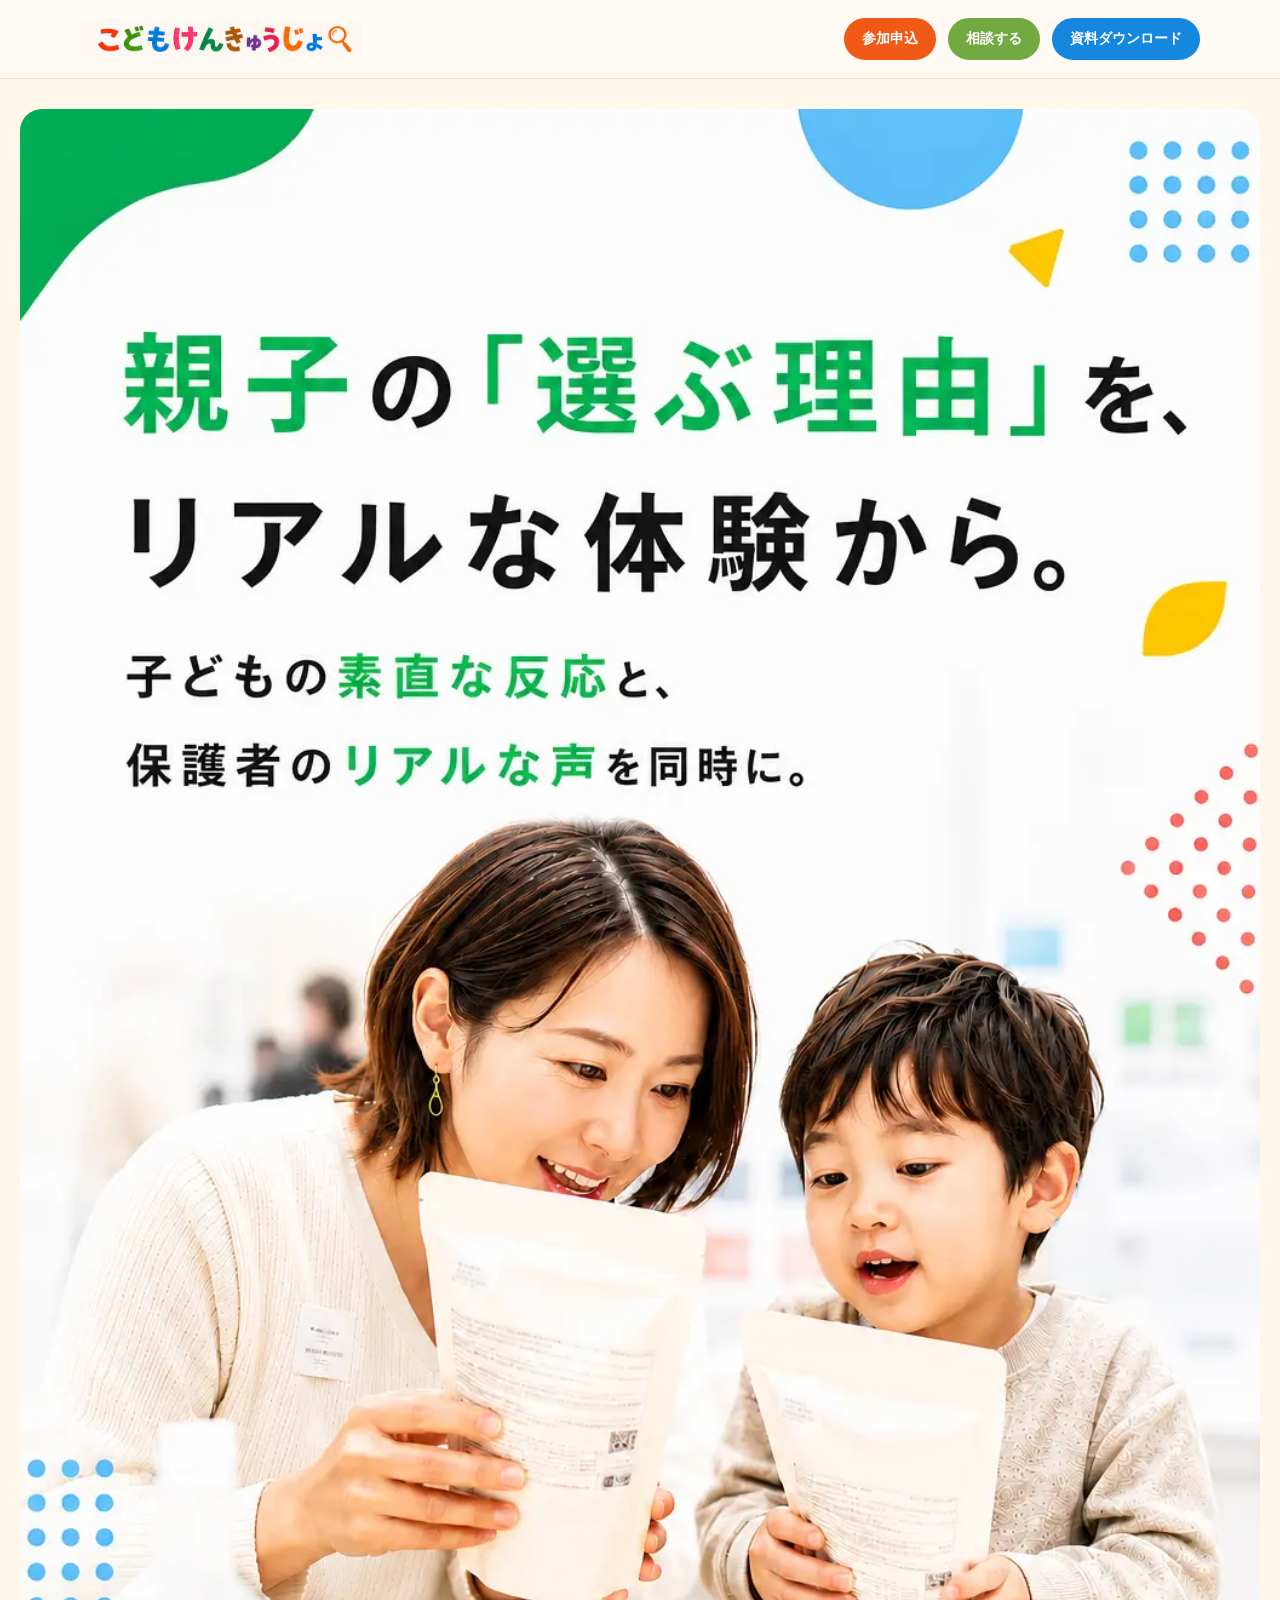
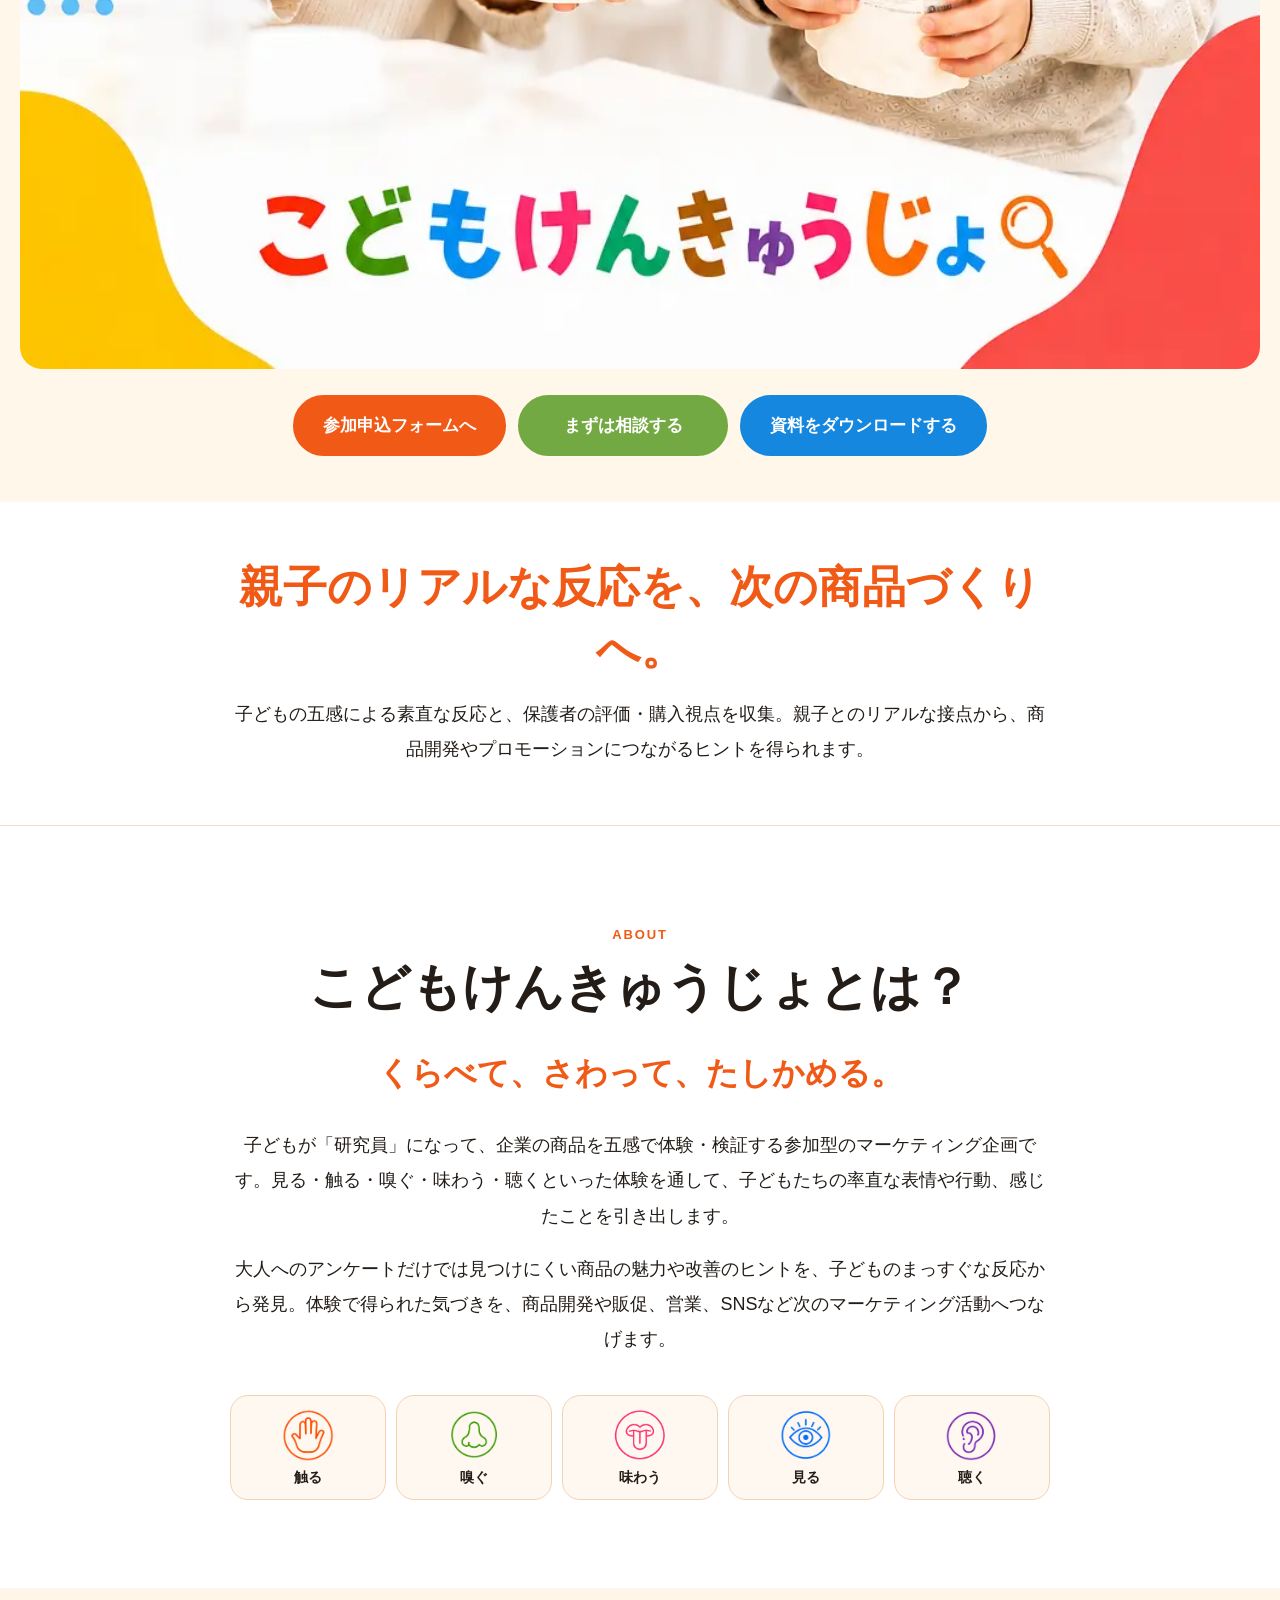
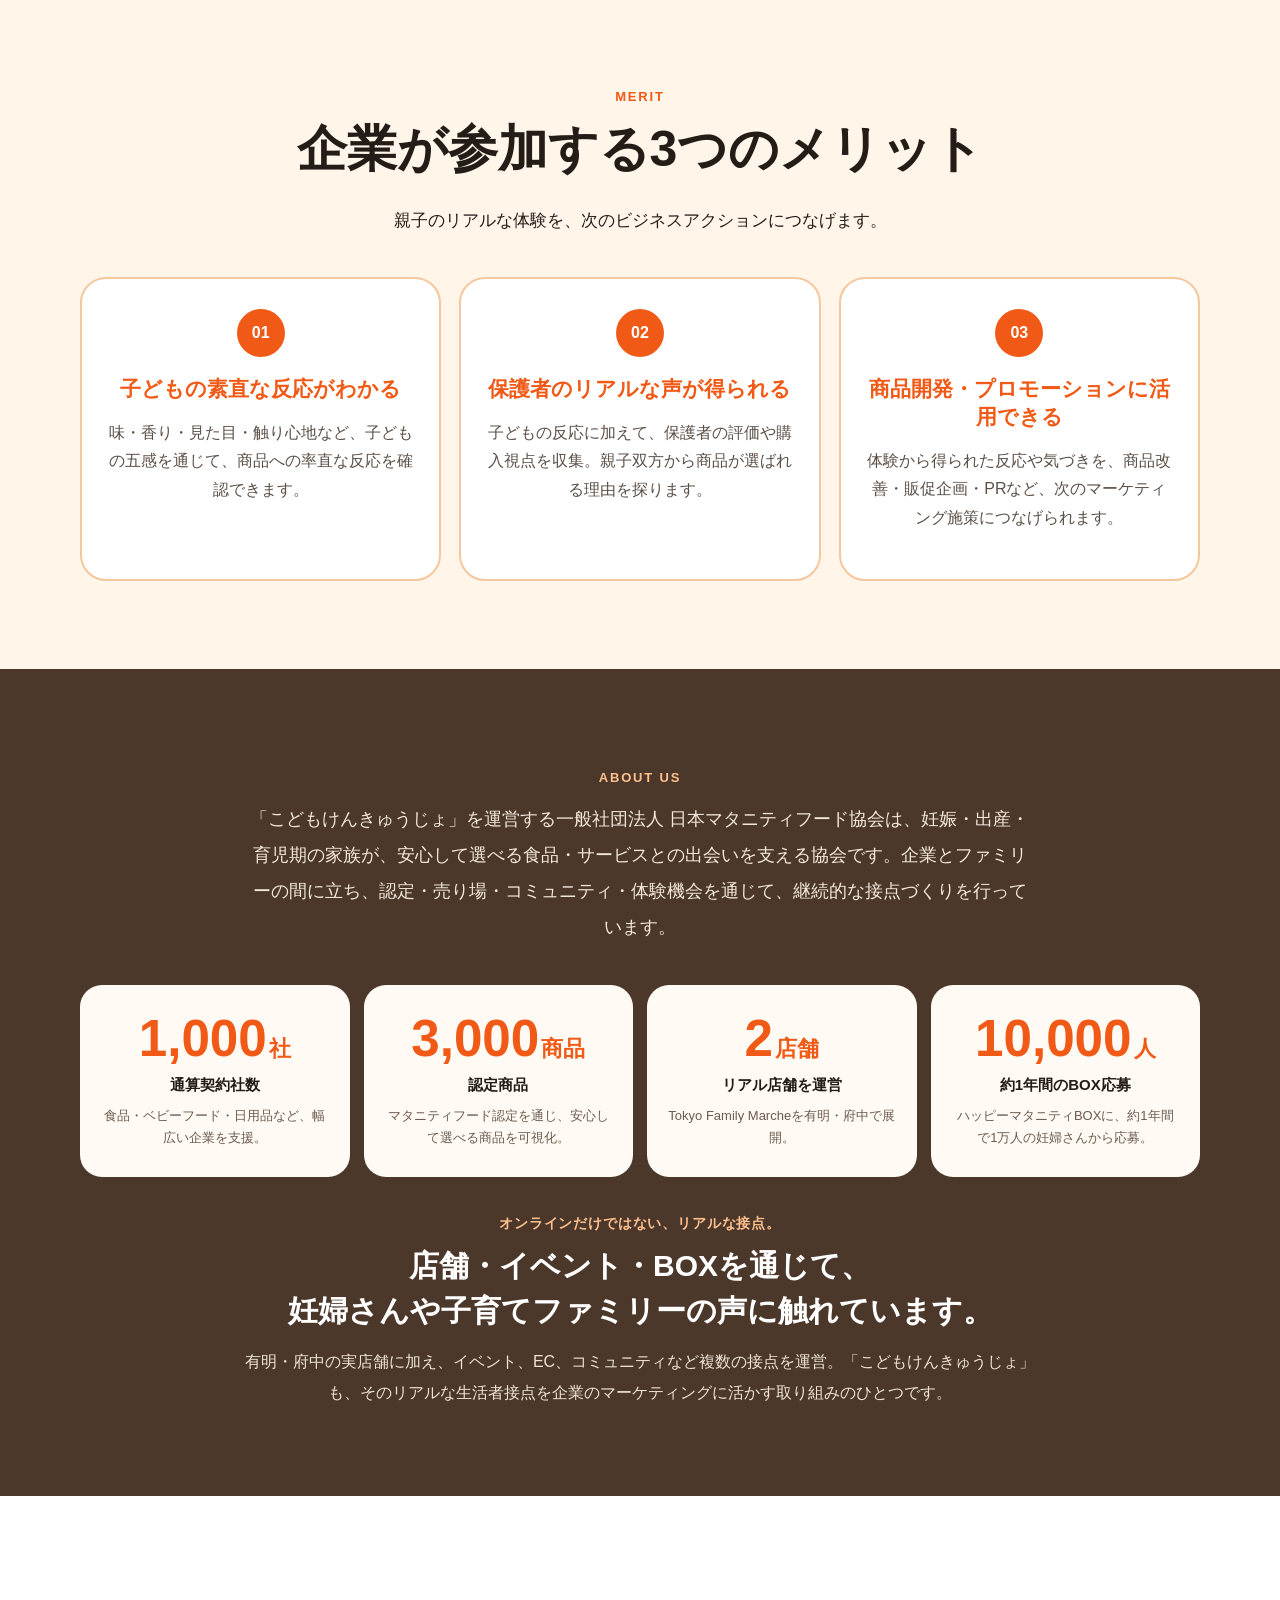
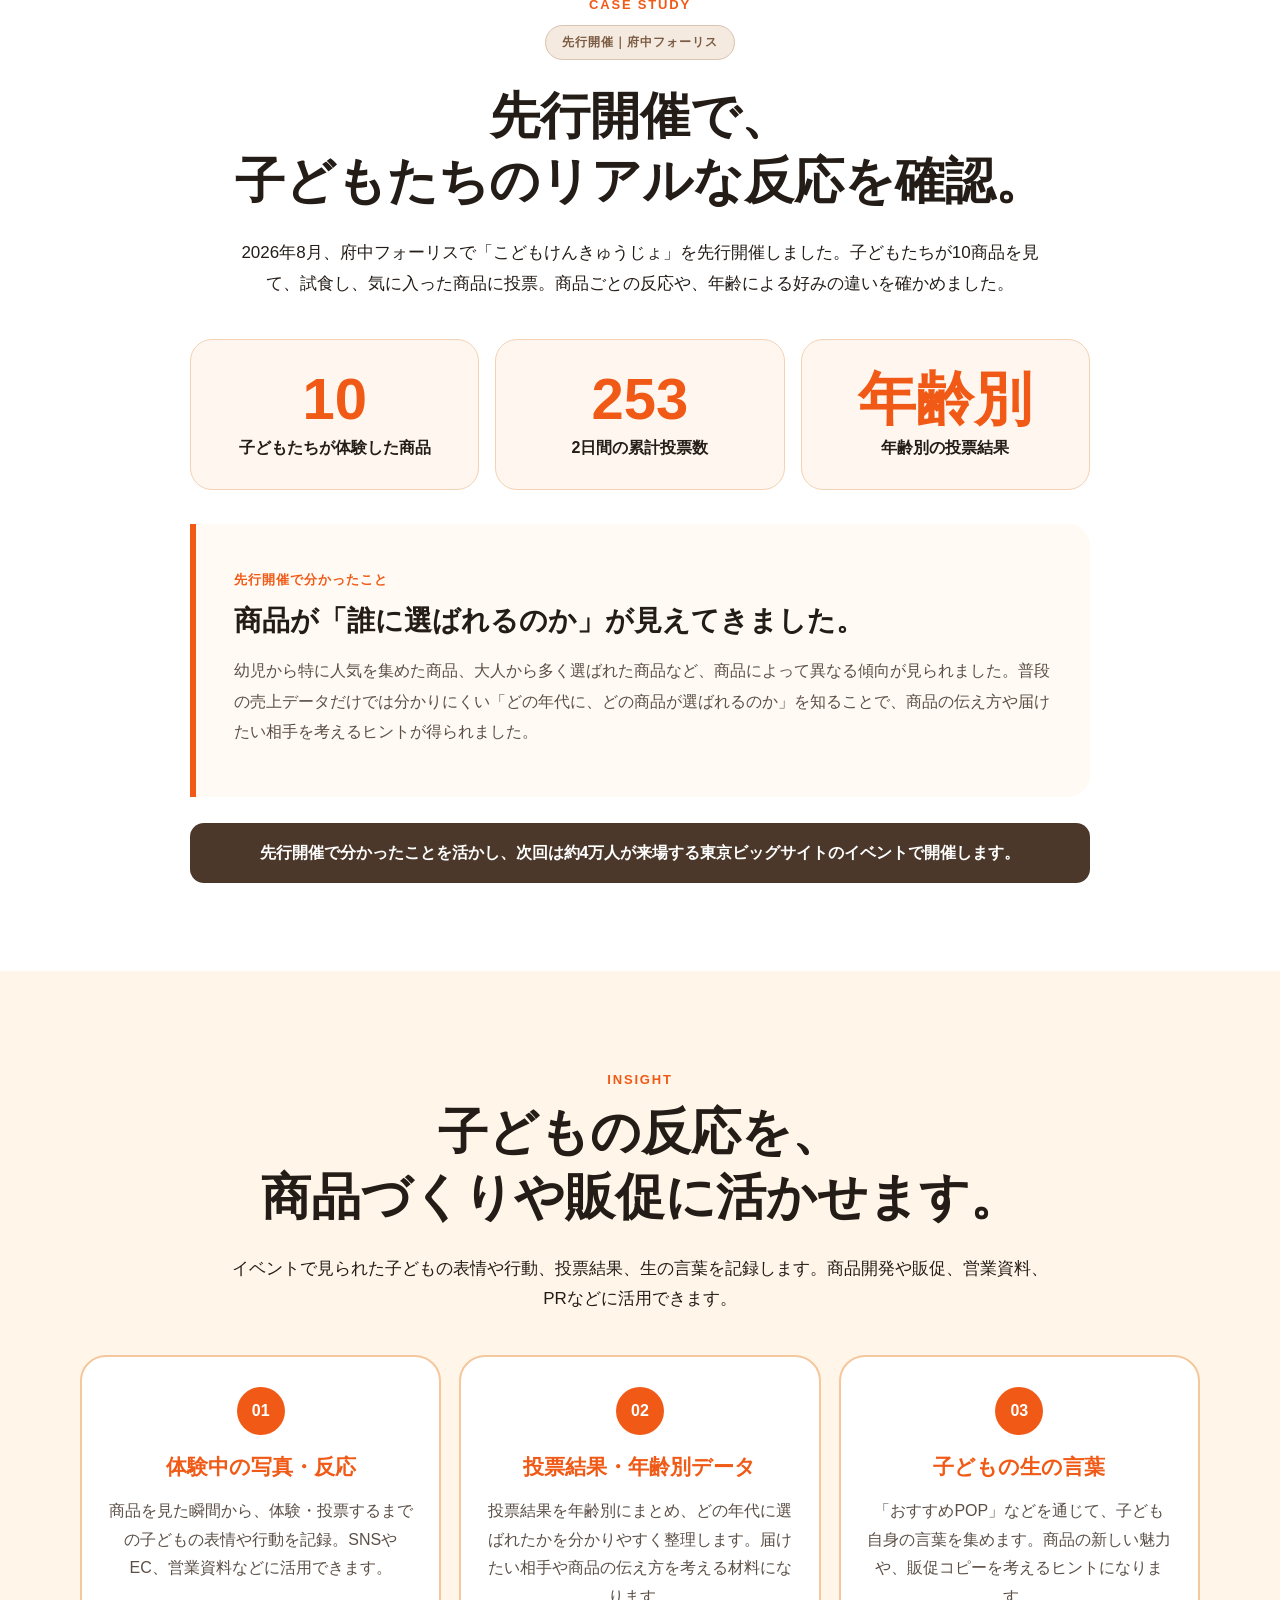
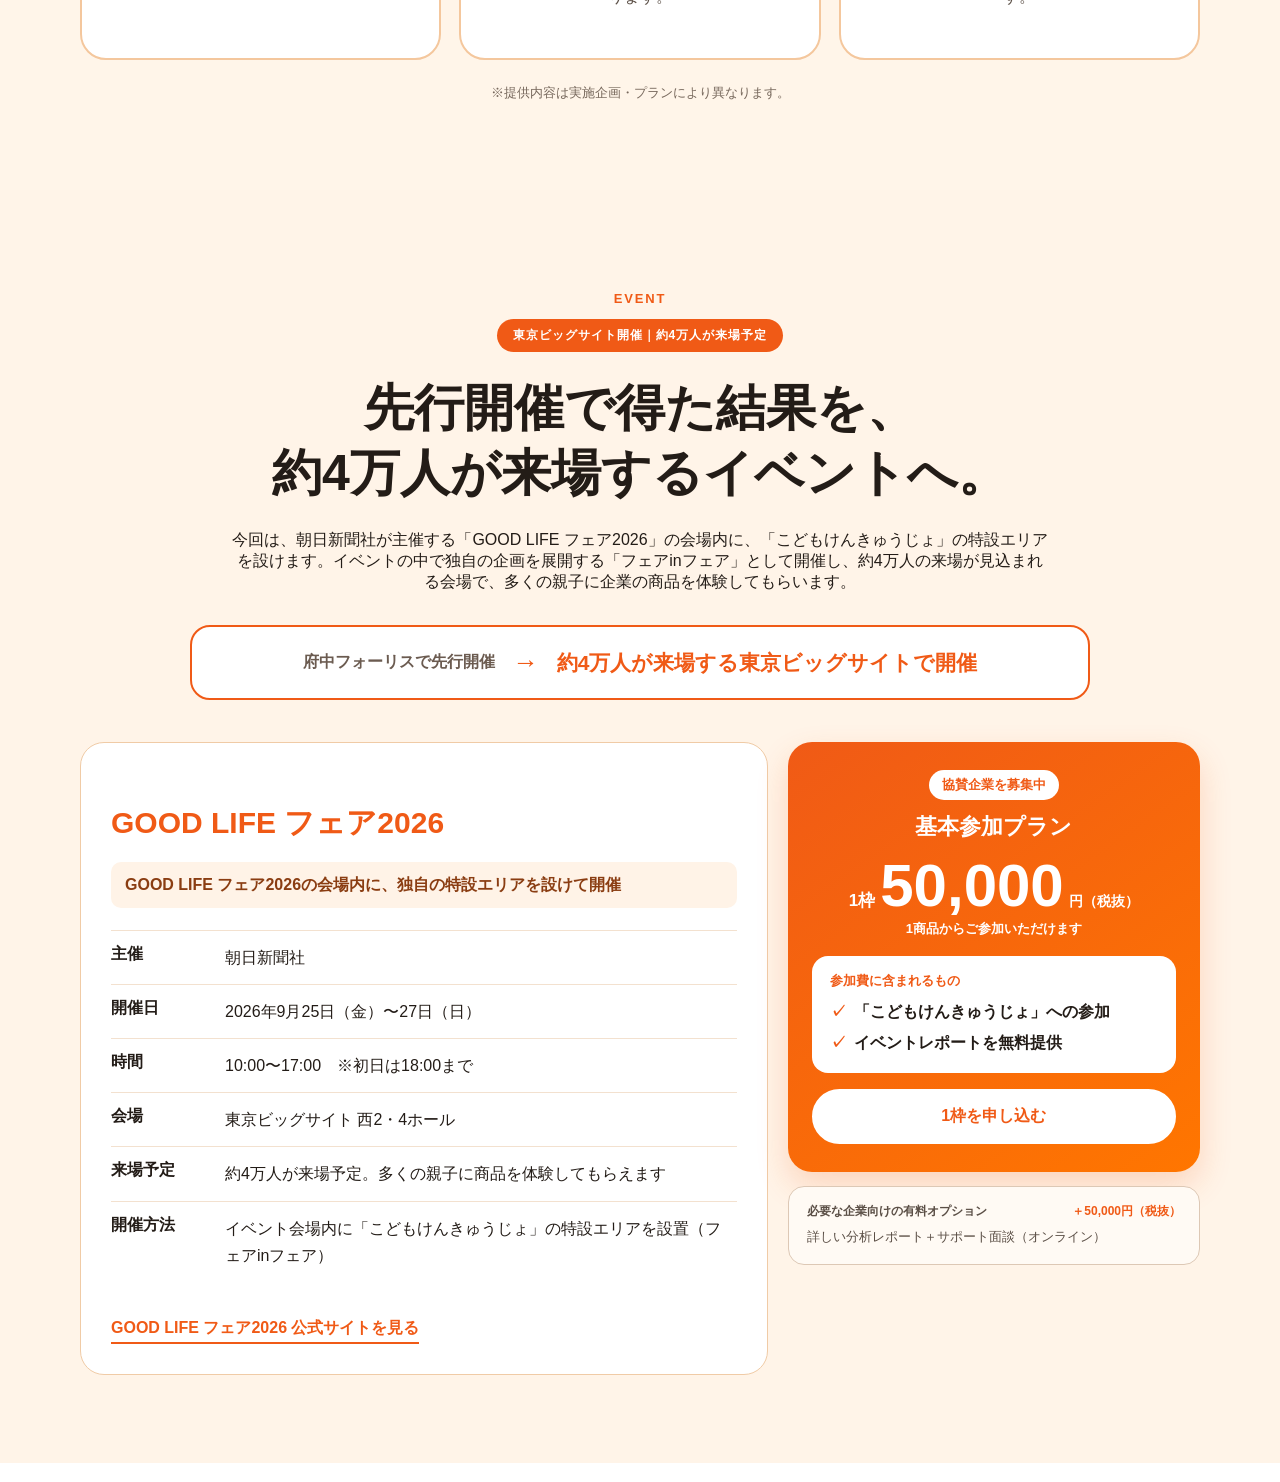
<file: index.html>
<!doctype html>
<html lang="ja"><head><!-- Google Tag Manager -->
<script>(function(w,d,s,l,i){w[l]=w[l]||[];w[l].push({'gtm.start':
new Date().getTime(),event:'gtm.js'});var f=d.getElementsByTagName(s)[0],
j=d.createElement(s),dl=l!='dataLayer'?'&l='+l:'';j.async=true;j.src=
'https://www.googletagmanager.com/gtm.js?id='+i+dl;f.parentNode.insertBefore(j,f);
})(window,document,'script','dataLayer','GTM-NX8VZZQR');</script>
<!-- End Google Tag Manager --><meta charset="utf-8"><meta name="viewport" content="width=device-width,initial-scale=1"><title>こどもけんきゅうじょ｜子どもの反応から、商品の選ばれる理由を見つける</title><meta name="description" content="子どもが研究員になって商品を五感で体験・検証。リアルな反応を、商品改善・販促・PRに活かせる企業向け体験型企画です。Good Lifeフェア2026で実施。"><link rel="stylesheet" href="style.css"><!-- Google tag (gtag.js) -->
<script async src="https://www.googletagmanager.com/gtag/js?id=G-YZY5BQK7LC"></script>
<script>
  window.dataLayer = window.dataLayer || [];
  function gtag(){dataLayer.push(arguments);}
  gtag('js', new Date());
  gtag('config', 'G-YZY5BQK7LC');
</script></head><body><!-- Google Tag Manager (noscript) -->
<noscript><iframe src="https://www.googletagmanager.com/ns.html?id=GTM-NX8VZZQR"
height="0" width="0" style="display:none;visibility:hidden"></iframe></noscript>
<!-- End Google Tag Manager (noscript) -->
<header class="site-header"><div class="container header-inner"><a class="brand" href="#top"><img src="kodomokenkyuujyo_logo.png" alt="こどもけんきゅうじょ" class="brand-logo"></a>
  <div class="header-actions">
  <a class="btn btn-small"
     data-analytics-location="header"
     href="https://docs.google.com/forms/d/e/1FAIpQLSc3eifjyb_T-k3Ik8O4r_CK8YpaaoV6V6Ygc8K_xnjvTRYrSA/viewform"
     target="_blank"
     rel="noopener">
    参加申込
  </a>

  <a class="btn btn-small"
     href="https://maternity-food.org/contact/"
     target="_blank"
     rel="noopener">
    相談する
  </a>

  <a class="btn btn-small"
     data-analytics-location="header-download"
     href="https://docs.google.com/forms/d/e/1FAIpQLSffs4egYLtfltZCLBFOvQNpMTYj2NKSGFKwZ9uee9OH9TAz5g/viewform?usp=header"
     target="_blank"
     rel="noopener">
    資料ダウンロード
  </a>
</div>
</div>
</header>
<main id="top"><section class="hero"><div class="container hero-inner"><div class="hero-visual-wrap"><picture><source media="(max-width:640px)" srcset="main-visual-polished-sp.webp"><img class="hero-visual" src="main-visual-polished-pc.webp" alt="親子の選ぶ理由を、リアルな体験から。こどもけんきゅうじょ"></picture></div><div class="hero-actions"><a class="btn btn-large"
   data-analytics-location="hero"
   href="https://docs.google.com/forms/d/e/1FAIpQLSc3eifjyb_T-k3Ik8O4r_CK8YpaaoV6V6Ygc8K_xnjvTRYrSA/viewform"
   target="_blank"
   rel="noopener">
  参加申込フォームへ
</a>

<a class="btn btn-large"
   href="https://maternity-food.org/contact/"
   target="_blank"
   rel="noopener">
  まずは相談する
</a>

<a class="btn btn-large"
   data-analytics-location="hero-download"
   href="https://docs.google.com/forms/d/e/1FAIpQLSffs4egYLtfltZCLBFOvQNpMTYj2NKSGFKwZ9uee9OH9TAz5g/viewform?usp=header"
   target="_blank"
   rel="noopener">
  資料をダウンロードする
</a>
</div>
</div>
</section>
<section class="value-proposition" aria-labelledby="value-proposition-title"><div class="container narrow"><h2 id="value-proposition-title">親子のリアルな反応を、<br class="sp-only">次の商品づくりへ。</h2><p>子どもの五感による素直な反応と、保護者の評価・購入視点を収集。親子とのリアルな接点から、商品開発やプロモーションにつながるヒントを得られます。</p></div></section>
<section class="section intro" id="about"><div class="container narrow"><p class="section-label">ABOUT</p><h2>こどもけんきゅうじょとは？</h2><p class="about-catch">くらべて、さわって、たしかめる。</p><p class="section-intro">子どもが「研究員」になって、企業の商品を五感で体験・検証する参加型のマーケティング企画です。見る・触る・嗅ぐ・味わう・聴くといった体験を通して、子どもたちの率直な表情や行動、感じたことを引き出します。</p><p class="section-intro about-second">大人へのアンケートだけでは見つけにくい商品の魅力や改善のヒントを、子どものまっすぐな反応から発見。体験で得られた気づきを、商品開発や販促、営業、SNSなど次のマーケティング活動へつなげます。</p><div class="sense-list"><span><img src="sawaru_five-senses-icons.png?v=8e930be9" alt=""><b>触る</b></span><span><img src="kagu_five-senses-icons.png?v=bec3b065" alt=""><b>嗅ぐ</b></span><span><img src="ajiwau_five-senses-icons.png?v=c79d1696" alt=""><b>味わう</b></span><span><img src="miru_five-senses-icons.png?v=2aa133f6" alt=""><b>見る</b></span><span><img src="kiku_five-senses-icons.png?v=5572471a" alt=""><b>聴く</b></span></div></div></section>
<section class="section merits"><div class="container"><div class="merits-title"><p class="section-label">MERIT</p><h2>企業が参加する3つのメリット</h2><p>親子のリアルな体験を、次のビジネスアクションにつなげます。</p></div><div class="merit-cards"><article class="merit-card"><span class="merit-num">01</span><h3>子どもの素直な反応がわかる</h3><p>味・香り・見た目・触り心地など、子どもの五感を通じて、商品への率直な反応を確認できます。</p></article><article class="merit-card"><span class="merit-num">02</span><h3>保護者のリアルな声が得られる</h3><p>子どもの反応に加えて、保護者の評価や購入視点を収集。親子双方から商品が選ばれる理由を探ります。</p></article><article class="merit-card"><span class="merit-num">03</span><h3>商品開発・プロモーションに活用できる</h3><p>体験から得られた反応や気づきを、商品改善・販促企画・PRなど、次のマーケティング施策につなげられます。</p></article></div></div></section>
<section class="section trust"><div class="container"><div class="trust-heading"><p class="section-label">ABOUT US</p><p class="trust-intro">「こどもけんきゅうじょ」を運営する一般社団法人 日本マタニティフード協会は、妊娠・出産・育児期の家族が、安心して選べる食品・サービスとの出会いを支える協会です。企業とファミリーの間に立ち、認定・売り場・コミュニティ・体験機会を通じて、継続的な接点づくりを行っています。</p></div><div class="trust-stats"><article><strong>1,000<span>社</span></strong><b>通算契約社数</b><p>食品・ベビーフード・日用品など、幅広い企業を支援。</p></article><article><strong>3,000<span>商品</span></strong><b>認定商品</b><p>マタニティフード認定を通じ、安心して選べる商品を可視化。</p></article><article><strong>2<span>店舗</span></strong><b>リアル店舗を運営</b><p>Tokyo Family Marcheを有明・府中で展開。</p></article><article><strong>10,000<span>人</span></strong><b>約1年間のBOX応募</b><p>ハッピーマタニティBOXに、約1年間で1万人の妊婦さんから応募。</p></article></div><div class="trust-message"><p class="trust-kicker">オンラインだけではない、リアルな接点。</p><h3>店舗・イベント・BOXを通じて、<br>妊婦さんや子育てファミリーの声に触れています。</h3><p>有明・府中の実店舗に加え、イベント、EC、コミュニティなど複数の接点を運営。「こどもけんきゅうじょ」も、そのリアルな生活者接点を企業のマーケティングに活かす取り組みのひとつです。</p></div></div></section>
<section class="section case-study"><div class="container"><div class="case-heading"><p class="section-label">CASE STUDY</p><p class="scale-badge scale-badge-pilot">先行開催｜府中フォーリス</p><h2>先行開催で、<br>子どもたちのリアルな反応を確認。</h2><p>2026年8月、府中フォーリスで「こどもけんきゅうじょ」を先行開催しました。子どもたちが10商品を見て、試食し、気に入った商品に投票。商品ごとの反応や、年齢による好みの違いを確かめました。</p></div><div class="case-stats"><div><strong>10</strong><span>子どもたちが体験した商品</span></div><div><strong>253</strong><span>2日間の累計投票数</span></div><div><strong>年齢別</strong><span>年齢別の投票結果</span></div></div><div class="insight-box"><p class="insight-kicker">先行開催で分かったこと</p><h3>商品が「誰に選ばれるのか」が見えてきました。</h3><p>幼児から特に人気を集めた商品、大人から多く選ばれた商品など、商品によって異なる傾向が見られました。普段の売上データだけでは分かりにくい「どの年代に、どの商品が選ばれるのか」を知ることで、商品の伝え方や届けたい相手を考えるヒントが得られました。</p></div><p class="scale-transition">先行開催で分かったことを活かし、次回は約4万人が来場する東京ビッグサイトのイベントで開催します。</p></div></section>
<section class="section deliverables"><div class="container"><div class="case-heading"><p class="section-label">INSIGHT</p><h2>子どもの反応を、<br>商品づくりや販促に活かせます。</h2><p>イベントで見られた子どもの表情や行動、投票結果、生の言葉を記録します。商品開発や販促、営業資料、PRなどに活用できます。</p></div><div class="output-cards"><article><span>01</span><h3>体験中の写真・反応</h3><p>商品を見た瞬間から、体験・投票するまでの子どもの表情や行動を記録。SNSやEC、営業資料などに活用できます。</p></article><article><span>02</span><h3>投票結果・年齢別データ</h3><p>投票結果を年齢別にまとめ、どの年代に選ばれたかを分かりやすく整理します。届けたい相手や商品の伝え方を考える材料になります。</p></article><article><span>03</span><h3>子どもの生の言葉</h3><p>「おすすめPOP」などを通じて、子ども自身の言葉を集めます。商品の新しい魅力や、販促コピーを考えるヒントになります。</p></article></div><p class="case-note">※提供内容は実施企画・プランにより異なります。</p></div></section>
<section class="section event"><div class="container"><div class="event-heading"><p class="section-label">EVENT</p><p class="scale-badge scale-badge-large">東京ビッグサイト開催｜約4万人が来場予定</p><h2>先行開催で得た結果を、<br>約4万人が来場するイベントへ。</h2><p>今回は、朝日新聞社が主催する「GOOD LIFE フェア2026」の会場内に、「こどもけんきゅうじょ」の特設エリアを設けます。イベントの中で独自の企画を展開する「フェアinフェア」として開催し、約4万人の来場が見込まれる会場で、多くの親子に企業の商品を体験してもらいます。</p></div><div class="event-scale"><span>府中フォーリスで先行開催</span><b>→</b><strong>約4万人が来場する東京ビッグサイトで開催</strong></div><div class="event-grid"><div class="event-main"><p class="event-name">GOOD LIFE フェア2026</p><p class="event-format">GOOD LIFE フェア2026の会場内に、独自の特設エリアを設けて開催</p><dl><div><dt>主催</dt><dd>朝日新聞社</dd></div><div><dt>開催日</dt><dd>2026年9月25日（金）〜27日（日）</dd></div><div><dt>時間</dt><dd>10:00〜17:00　※初日は18:00まで</dd></div><div><dt>会場</dt><dd>東京ビッグサイト 西2・4ホール</dd></div><div><dt>来場予定</dt><dd>約4万人が来場予定。多くの親子に商品を体験してもらえます</dd></div><div><dt>開催方法</dt><dd>イベント会場内に「こどもけんきゅうじょ」の特設エリアを設置（フェアinフェア）</dd></div></dl><a class="event-link" href="https://goodlife-fair.jp/" target="_blank" rel="noopener">GOOD LIFE フェア2026 公式サイトを見る</a></div><div class="event-side pricing-panel"><div class="price-card"><p class="price-label">協賛企業を募集中</p><h3>基本参加プラン</h3><p class="price"><span>1枠</span><strong>50,000</strong><small>円（税抜）</small></p><p class="price-note">1商品からご参加いただけます</p><div class="included"><p>参加費に含まれるもの</p><ul><li>「こどもけんきゅうじょ」への参加</li><li>イベントレポートを無料提供</li></ul></div><a class="btn price-cta" data-analytics-location="pricing" href="https://docs.google.com/forms/d/e/1FAIpQLSc3eifjyb_T-k3Ik8O4r_CK8YpaaoV6V6Ygc8K_xnjvTRYrSA/viewform" target="_blank" rel="noopener">1枠を申し込む</a></div><div class="option-card"><p><b>必要な企業向けの有料オプション</b><strong>＋50,000円（税抜）</strong></p><span>詳しい分析レポート＋サポート面談（オンライン）</span></div></div></div></div></section>
<section class="section flow"><div class="container"><p class="section-label">FLOW</p><h2>お申し込みからレポート納品まで</h2><p class="flow-intro">お申し込み後に商品や実施内容を確認し、イベント当日を迎えます。開催後は、ワークショップの様子や子どもたちの反応をまとめたイベントレポートを無料でお届けします。</p><ol class="steps steps-five"><li><b>01</b><span><strong>お申し込み</strong><small>参加フォームからエントリー</small></span></li><li><b>02</b><span><strong>事前ヒアリング</strong><small>商品や体験内容を事前に確認</small></span></li><li><b>03</b><span><strong>イベント当日</strong><small>子ども研究員によるワークショップを実施</small></span></li><li class="report-step"><b>04</b><span><em>参加費に含まれます</em><strong>レポート納品</strong><small>イベントレポートを無料でご提供</small></span></li><li class="optional-step"><b>05</b><span><em>希望者のみ</em><strong>有料オプション</strong><small>詳しい分析レポート＋サポート面談（オンライン）</small></span></li></ol></div></section>
<section class="section cta"><div class="container cta-inner"><p class="section-label">CONTACT</p><h2>子どもの反応から、<br>商品の「選ばれる理由」を見つけませんか？</h2><p>参加を決めている方は参加申込フォームへ。企画内容や自社商品との相性を確認したい方は、まずはお気軽にご相談ください。</p><p class="cta-deadline">協賛企業募集締切：2026年8月31日</p><div class="cta-actions">
  <a class="btn btn-light btn-large"
     data-analytics-location="bottom"
     href="https://docs.google.com/forms/d/e/1FAIpQLSc3eifjyb_T-k3Ik8O4r_CK8YpaaoV6V6Ygc8K_xnjvTRYrSA/viewform"
     target="_blank"
     rel="noopener">
    参加申込フォームへ
  </a>

  <a class="btn btn-ghost-light btn-large"
     href="https://maternity-food.org/contact/"
     target="_blank"
     rel="noopener">
    まずは相談する
  </a>

  <a class="btn btn-ghost-light btn-large"
     data-analytics-location="bottom-download"
     href="https://docs.google.com/forms/d/e/1FAIpQLSffs4egYLtfltZCLBFOvQNpMTYj2NKSGFKwZ9uee9OH9TAz5g/viewform?usp=header"
     target="_blank"
     rel="noopener">
    資料をダウンロードする
  </a>
</div></div></section></main><footer><div class="container"><strong>一般社団法人 日本マタニティフード協会</strong><small>© Japan Maternity Food Association</small></div></footer><script>
  document.querySelectorAll('[data-analytics-location]').forEach(function (button) {
    button.addEventListener('click', function () {
      var isDownload = button.dataset.analyticsLocation.includes('download');

var eventData = {
  event: isDownload ? 'document_download_click' : 'application_click',
  button_name: isDownload ? 'document_download' : 'application',
  button_location: button.dataset.analyticsLocation,
  link_url: button.href
};
      window.dataLayer = window.dataLayer || [];
      window.dataLayer.push(eventData);
      
      });
    });
</script></body></html>
</file>
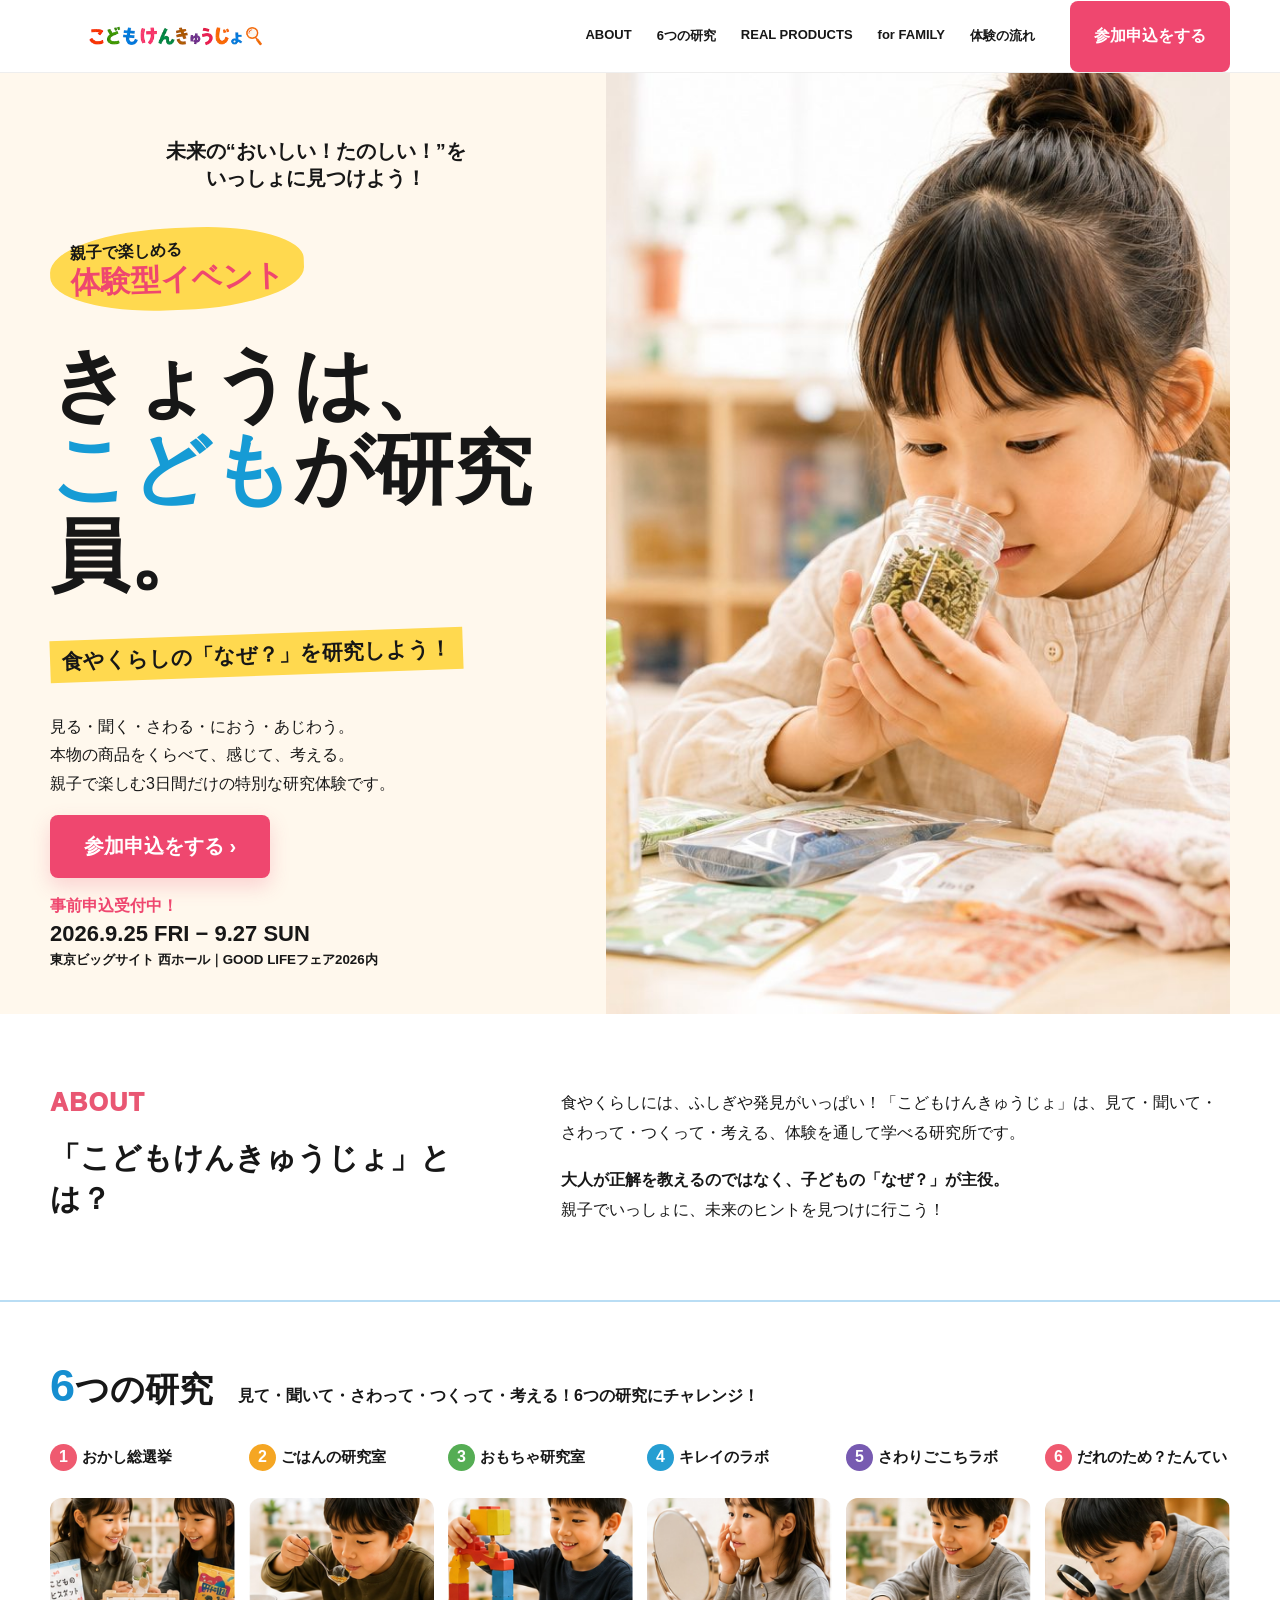
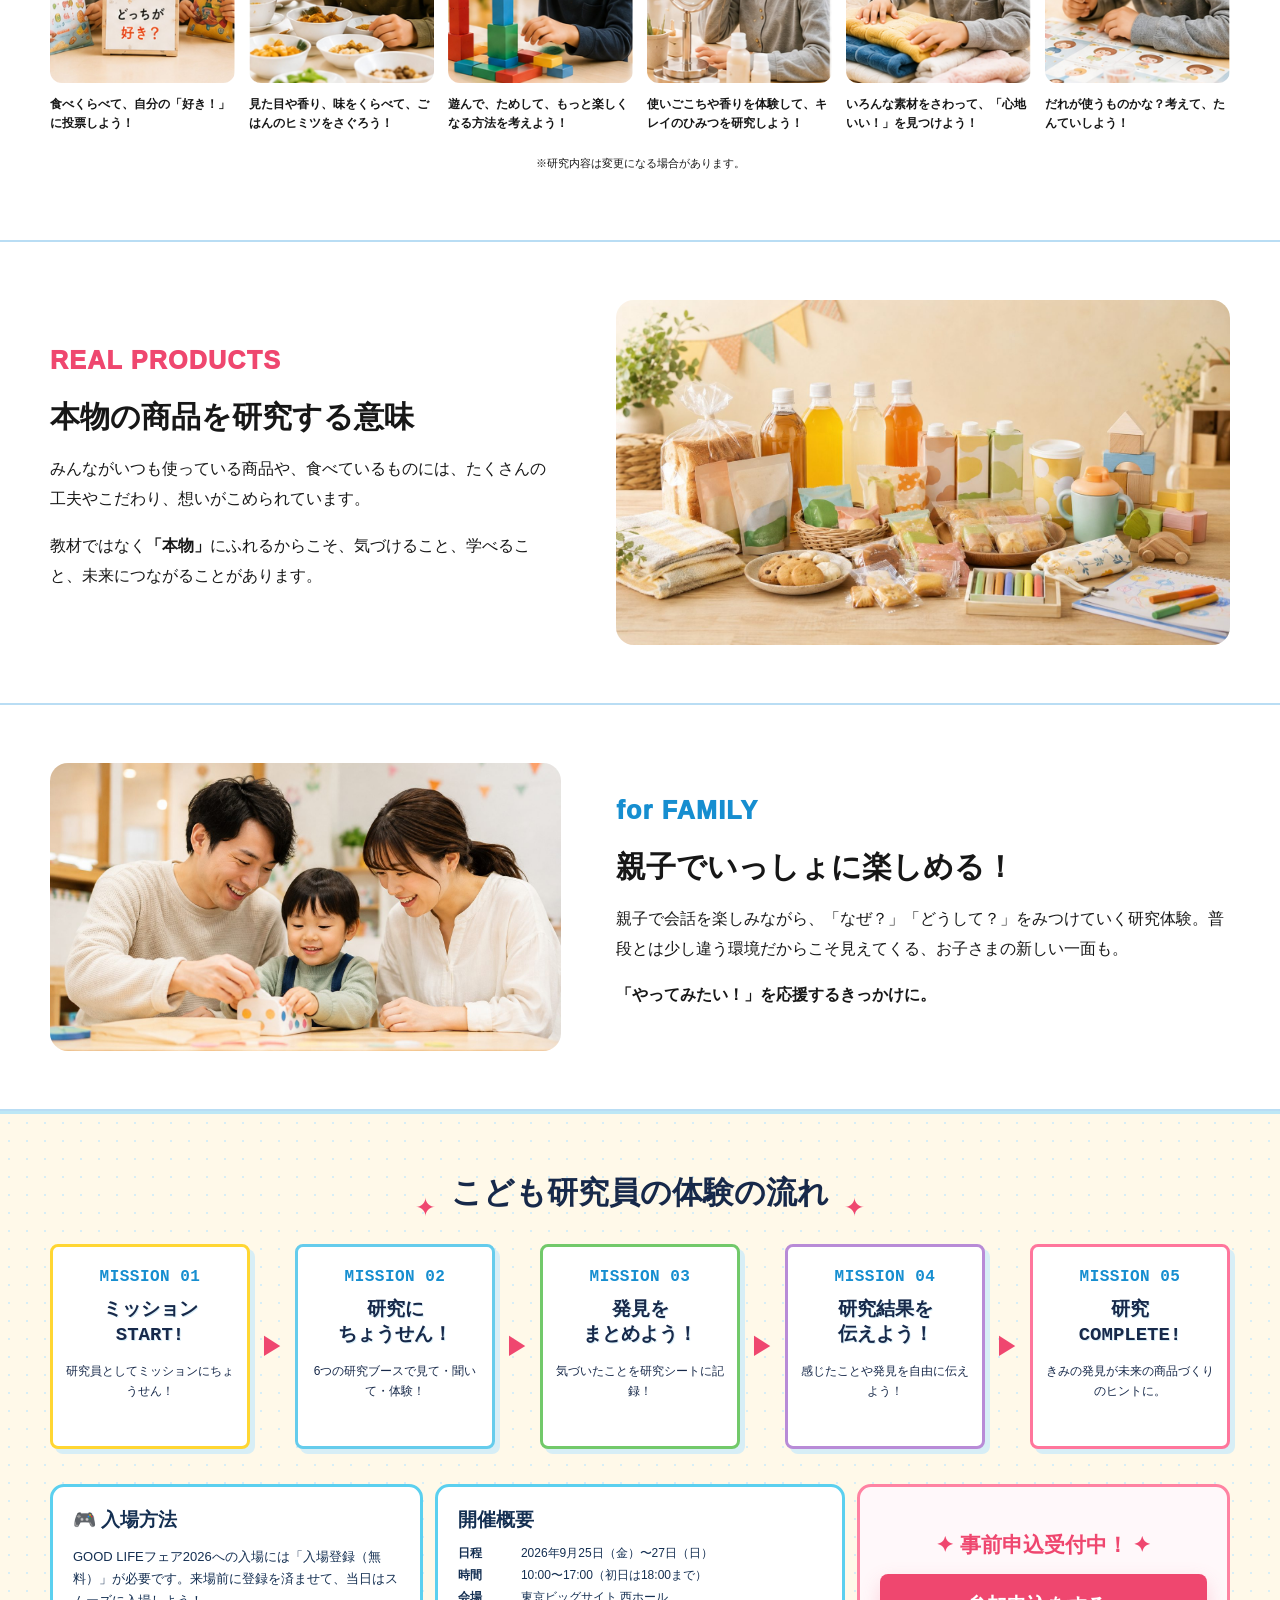
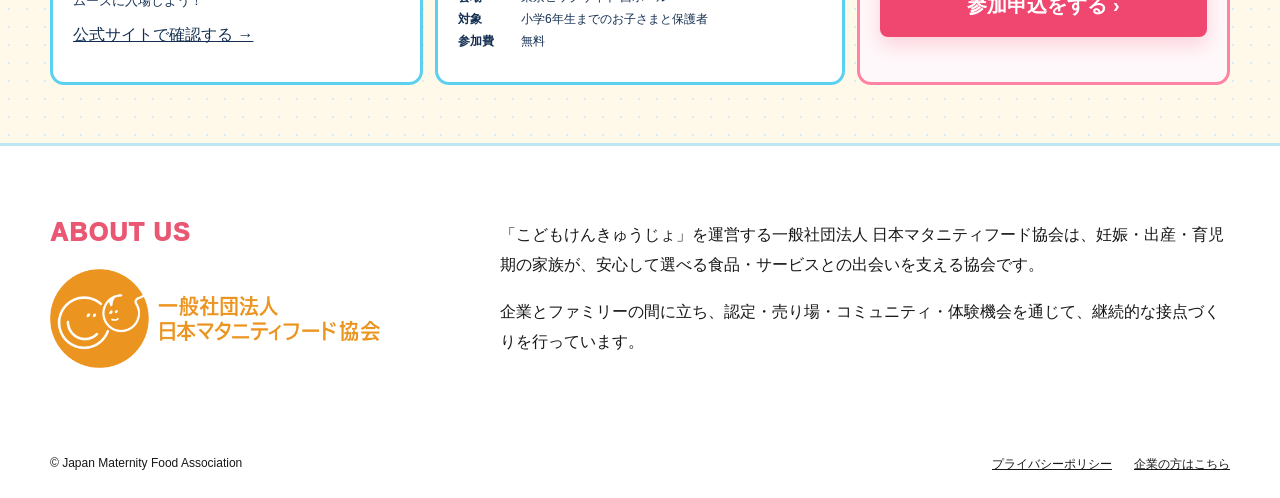
<file: family/index.html>
<!doctype html><html lang="ja"><head><meta charset="utf-8"><meta name="viewport" content="width=device-width,initial-scale=1"><title>食とくらしの こどもけんきゅうじょ｜親子で楽しめる体験型イベント</title><meta name="description" content="子どもが研究員になり、五感で本物の商品を研究する親子向け体験イベント。2026年9月25日〜27日、東京ビッグサイト GOOD LIFEフェア2026内で開催。"><link rel="stylesheet" href="style.css"></head><body><header class="site-header"><div class="wrap header-inner"><a href="#top" class="brand"><img src="kodomo-lab-logo.png" alt="こどもけんきゅうじょ"></a><nav><a href="#about">ABOUT</a><a href="#research">6つの研究</a><a href="#real">REAL PRODUCTS</a><a href="#family">for FAMILY</a><a href="#flow">体験の流れ</a></nav><a class="header-cta" href="https://docs.google.com/forms/d/e/1FAIpQLSdnLVBfQcd1ecZ3Q9A9i4e-ovtwauaMSPsu2T12ci89DFYZhQ/viewform" target="_blank" rel="noopener">参加申込をする</a></div></header><main id="top"><section class="hero"><div class="wrap hero-grid"><div class="hero-copy"><p class="hero-kicker">未来の“おいしい！たのしい！”を<br>いっしょに見つけよう！</p><p class="experience-badge">親子で楽しめる<br><strong>体験型イベント</strong></p><h1>きょうは、<br><span>こども</span>が研究員。</h1><p class="hero-lead">食やくらしの「なぜ？」を研究しよう！</p><p>見る・聞く・さわる・におう・あじわう。<br>本物の商品をくらべて、感じて、考える。<br>親子で楽しむ3日間だけの特別な研究体験です。</p><a class="btn primary" href="https://docs.google.com/forms/d/e/1FAIpQLSdnLVBfQcd1ecZ3Q9A9i4e-ovtwauaMSPsu2T12ci89DFYZhQ/viewform" target="_blank" rel="noopener">参加申込をする ›</a><div class="hero-date"><b>事前申込受付中！</b><span>2026.9.25 FRI − 9.27 SUN</span><small>東京ビッグサイト 西ホール｜GOOD LIFEフェア2026内</small></div></div><div class="hero-photo"><img src="hero-main.jpg" alt="こども研究員の体験イメージ"></div></div></section><section class="block about" id="about"><div class="wrap about-grid"><div><p class="label rainbow">ABOUT</p><h2>「こどもけんきゅうじょ」とは？</h2></div><div><p>食やくらしには、ふしぎや発見がいっぱい！「こどもけんきゅうじょ」は、見て・聞いて・さわって・つくって・考える、体験を通して学べる研究所です。</p><p><strong>大人が正解を教えるのではなく、子どもの「なぜ？」が主役。</strong><br>親子でいっしょに、未来のヒントを見つけに行こう！</p></div></div></section><section class="block research" id="research"><div class="wrap"><div class="section-head"><h2><span>6</span>つの研究</h2><p>見て・聞いて・さわって・つくって・考える！6つの研究にチャレンジ！</p></div><div class="research-grid"><article><b class="n n1">1</b><h3>おかし総選挙</h3><img src="research-01-snack.jpg" alt="おかし総選挙"><p>食べくらべて、自分の「好き！」に投票しよう！</p></article><article><b class="n n2">2</b><h3>ごはんの研究室</h3><img src="research-02-food.jpg" alt="ごはんの研究室"><p>見た目や香り、味をくらべて、ごはんのヒミツをさぐろう！</p></article><article><b class="n n3">3</b><h3>おもちゃ研究室</h3><img src="research-03-toy.jpg" alt="おもちゃ研究室"><p>遊んで、ためして、もっと楽しくなる方法を考えよう！</p></article><article><b class="n n4">4</b><h3>キレイのラボ</h3><img src="research-04-beauty.jpg" alt="キレイのラボ"><p>使いごこちや香りを体験して、キレイのひみつを研究しよう！</p></article><article><b class="n n5">5</b><h3>さわりごこちラボ</h3><img src="research-05-touch.jpg" alt="さわりごこちラボ"><p>いろんな素材をさわって、「心地いい！」を見つけよう！</p></article><article><b class="n n6">6</b><h3>だれのため？たんてい</h3><img src="research-06-detective.jpg" alt="だれのため？たんてい"><p>だれが使うものかな？考えて、たんていしよう！</p></article></div><p class="note">※研究内容は変更になる場合があります。</p></div></section><section class="feature-row" id="real"><div class="wrap feature-grid"><div class="feature-copy"><p class="label red">REAL PRODUCTS</p><h2>本物の商品を研究する意味</h2><p>みんながいつも使っている商品や、食べているものには、たくさんの工夫やこだわり、想いがこめられています。</p><p>教材ではなく<strong>「本物」</strong>にふれるからこそ、気づけること、学べること、未来につながることがあります。</p></div><img class="feature-photo" src="real-products.jpg" alt="研究する商品イメージ"></div></section><section class="feature-row family" id="family"><div class="wrap feature-grid reverse"><div class="feature-copy"><p class="label blue">for FAMILY</p><h2>親子でいっしょに楽しめる！</h2><p>親子で会話を楽しみながら、「なぜ？」「どうして？」をみつけていく研究体験。普段とは少し違う環境だからこそ見えてくる、お子さまの新しい一面も。</p><p><strong>「やってみたい！」を応援するきっかけに。</strong></p></div><img class="feature-photo" src="for-family.jpg" alt="親子で楽しむイメージ"></div></section><section class="game" id="flow"><div class="wrap"><div class="game-title"><span>✦</span><h2>こども研究員の体験の流れ</h2><span>✦</span></div><div class="game-flow"><article><b>MISSION 01</b><h3>ミッション<br>START!</h3><p>研究員としてミッションにちょうせん！</p></article><i>▶</i><article><b>MISSION 02</b><h3>研究に<br>ちょうせん！</h3><p>6つの研究ブースで見て・聞いて・体験！</p></article><i>▶</i><article><b>MISSION 03</b><h3>発見を<br>まとめよう！</h3><p>気づいたことを研究シートに記録！</p></article><i>▶</i><article><b>MISSION 04</b><h3>研究結果を<br>伝えよう！</h3><p>感じたことや発見を自由に伝えよう！</p></article><i>▶</i><article><b>MISSION 05</b><h3>研究<br>COMPLETE!</h3><p>きみの発見が未来の商品づくりのヒントに。</p></article></div><div class="info-grid"><article><h3>🎮 入場方法</h3><p>GOOD LIFEフェア2026への入場には「入場登録（無料）」が必要です。来場前に登録を済ませて、当日はスムーズに入場しよう！</p><a href="https://goodlife-fair.jp/" target="_blank" rel="noopener">公式サイトで確認する →</a></article><article><h3>開催概要</h3><dl><div><dt>日程</dt><dd>2026年9月25日（金）〜27日（日）</dd></div><div><dt>時間</dt><dd>10:00〜17:00（初日は18:00まで）</dd></div><div><dt>会場</dt><dd>東京ビッグサイト 西ホール</dd></div><div><dt>対象</dt><dd>小学6年生までのお子さまと保護者</dd></div><div><dt>参加費</dt><dd>無料</dd></div></dl></article><article class="entry-box"><strong>✦ 事前申込受付中！ ✦</strong><a class="btn primary" href="https://docs.google.com/forms/d/e/1FAIpQLSdnLVBfQcd1ecZ3Q9A9i4e-ovtwauaMSPsu2T12ci89DFYZhQ/viewform" target="_blank" rel="noopener">参加申込をする ›</a></article></div></div></section><section class="operator"><div class="wrap operator-grid"><div><p class="label rainbow">ABOUT US</p><img class="maternity-logo" src="maternity-food-logo.png" alt="一般社団法人 日本マタニティフード協会"></div><div><p>「こどもけんきゅうじょ」を運営する一般社団法人 日本マタニティフード協会は、妊娠・出産・育児期の家族が、安心して選べる食品・サービスとの出会いを支える協会です。</p><p>企業とファミリーの間に立ち、認定・売り場・コミュニティ・体験機会を通じて、継続的な接点づくりを行っています。</p></div></div></section></main><footer><div class="wrap footer-inner"><span>© Japan Maternity Food Association</span><div><a href="https://maternity-food.org/privacypolicy/" target="_blank" rel="noopener">プライバシーポリシー</a><a href="../">企業の方はこちら</a></div></div></footer><a class="mobile-entry" href="https://docs.google.com/forms/d/e/1FAIpQLSdnLVBfQcd1ecZ3Q9A9i4e-ovtwauaMSPsu2T12ci89DFYZhQ/viewform" target="_blank" rel="noopener">参加申込をする</a></body></html>
</file>
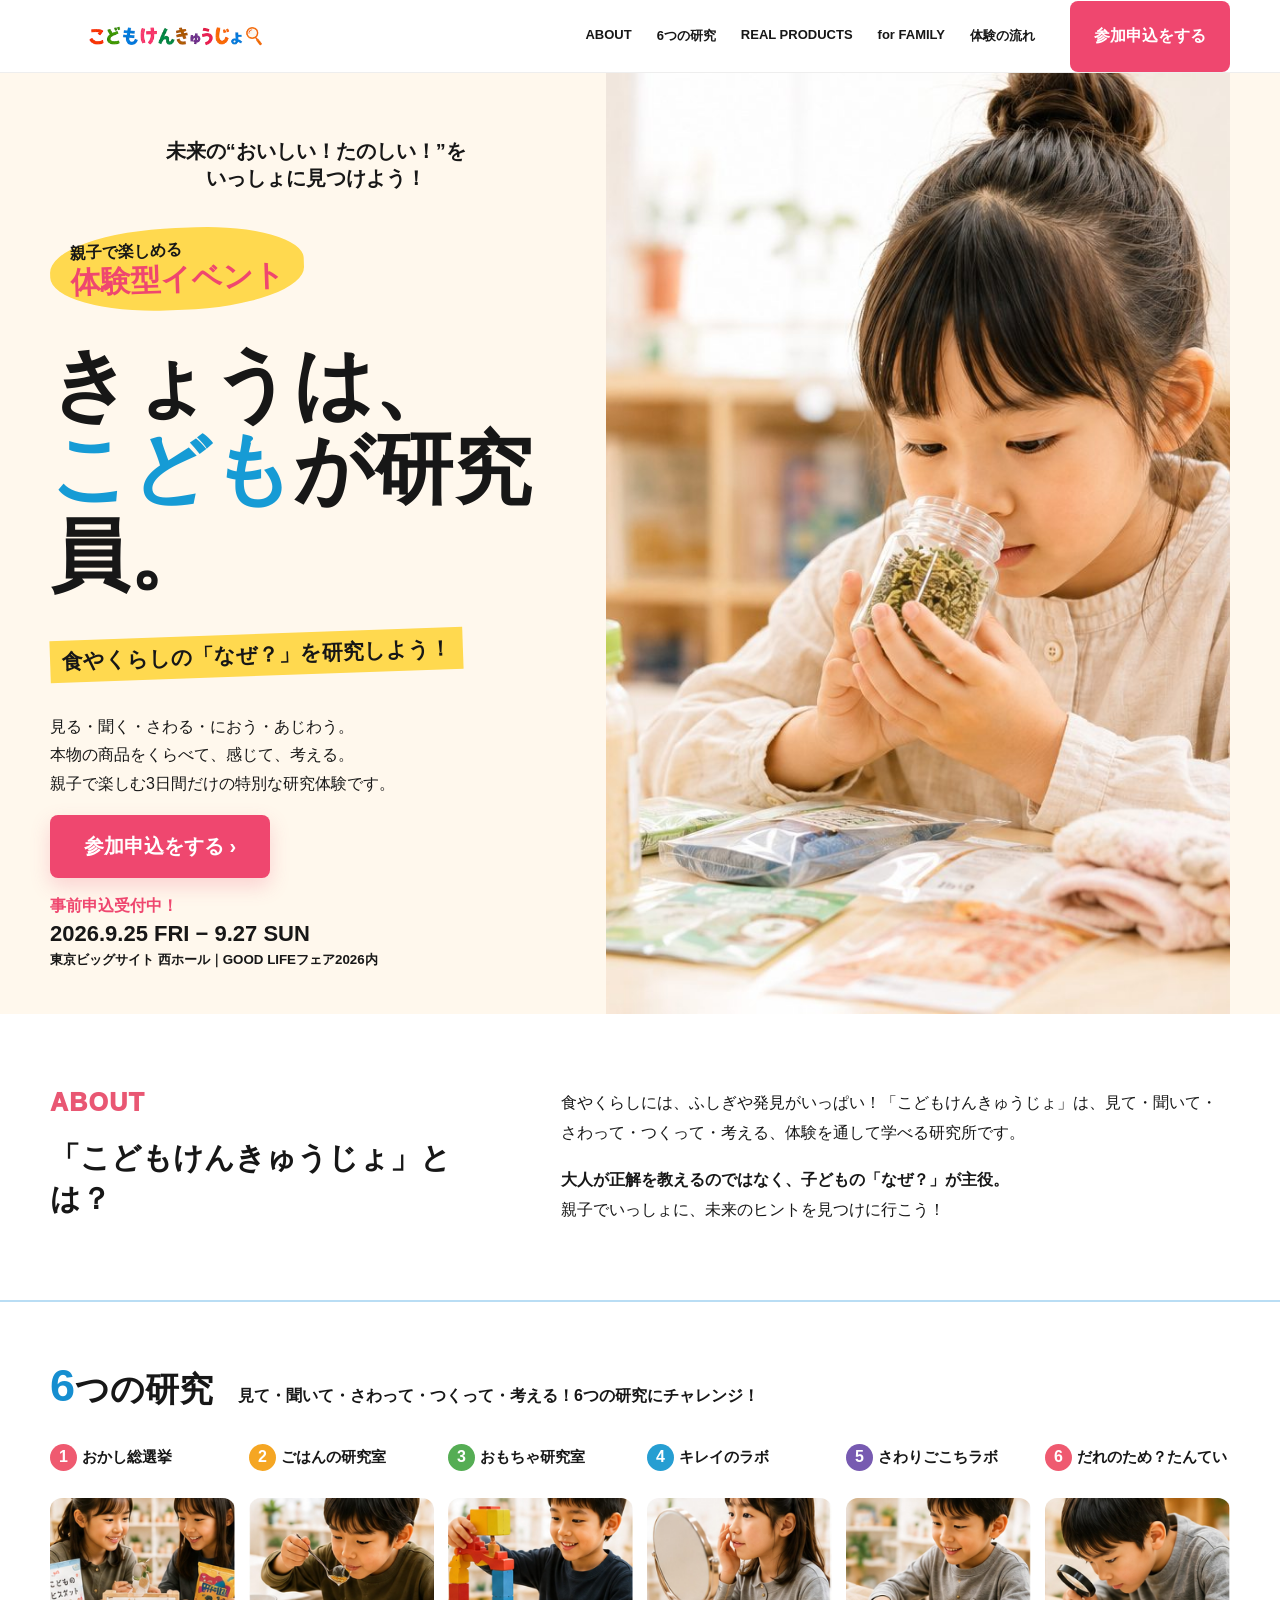
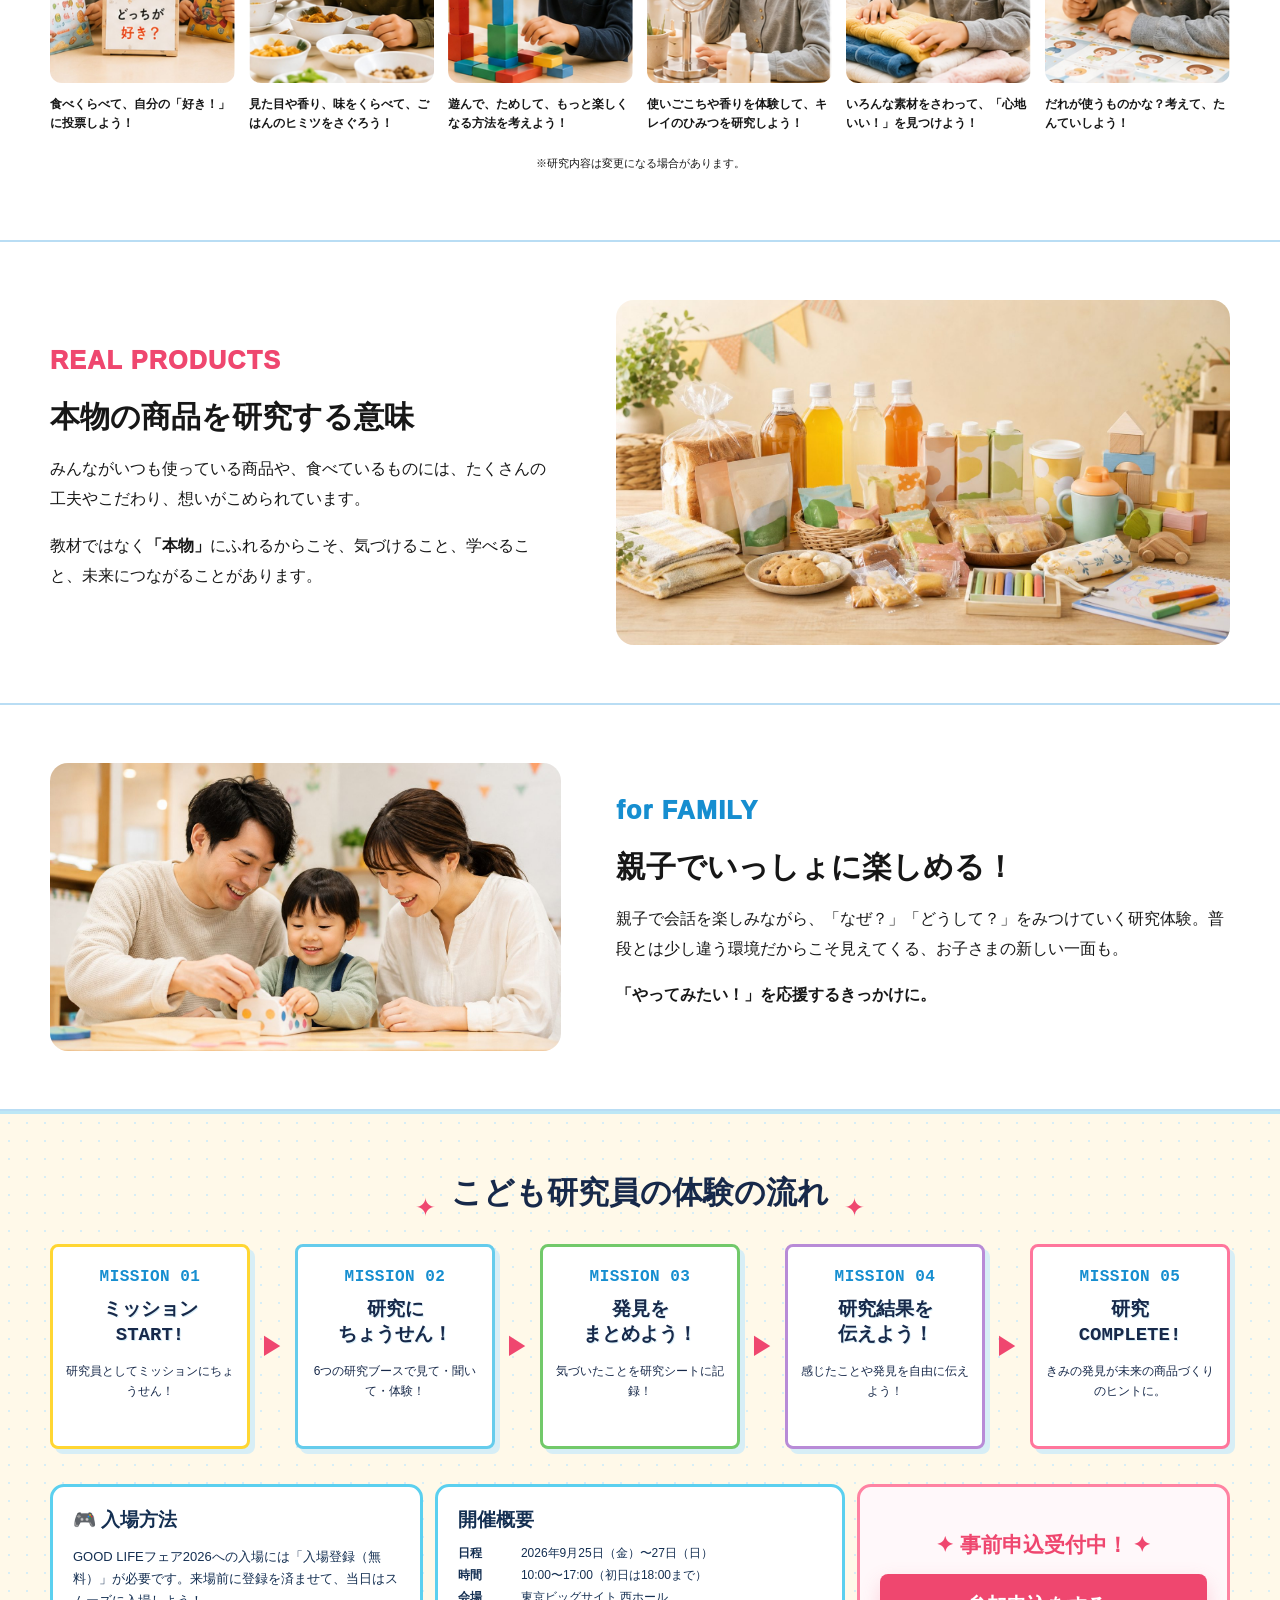
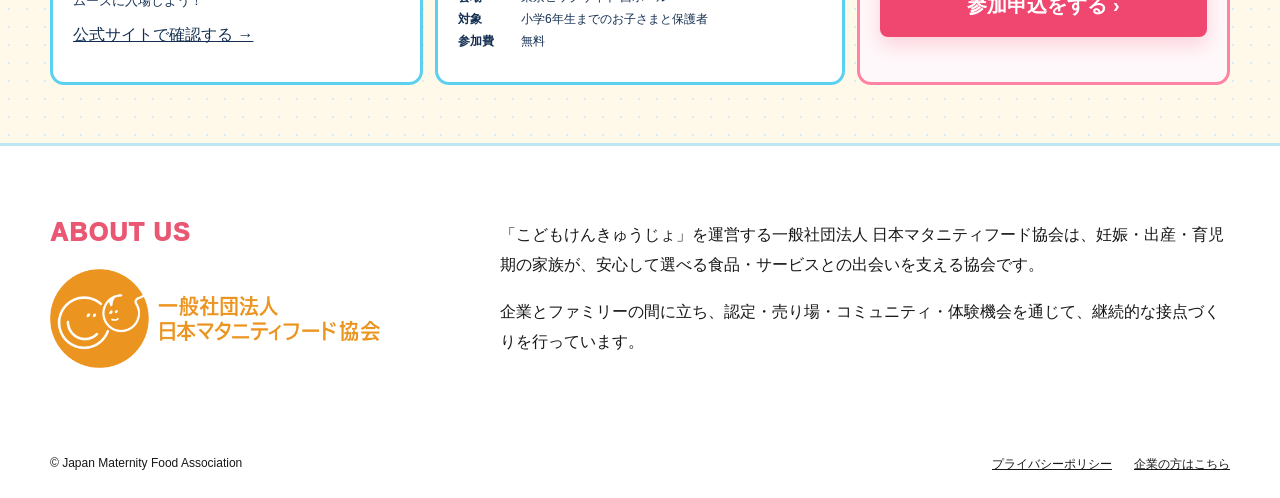
<file: toc/index.html>
<!doctype html><html lang="ja"><head><meta charset="utf-8"><meta name="viewport" content="width=device-width,initial-scale=1"><meta http-equiv="refresh" content="0; url=../family/"><link rel="canonical" href="../family/"><title>移動します｜こどもけんきゅうじょ</title></head><body><p><a href="../family/">一般参加者向けページへ移動します</a></p></body></html>
</file>
<file: style.css>
*{box-sizing:border-box}html{scroll-behavior:smooth}body{margin:0;font-family:-apple-system,BlinkMacSystemFont,"Segoe UI","Hiragino Kaku Gothic ProN","Yu Gothic",sans-serif;color:#231c17;background:#fffaf3}a{color:inherit}.container{width:min(1120px,calc(100% - 40px));margin:auto}.narrow{width:min(820px,calc(100% - 40px))}.site-header{position:sticky;top:0;z-index:20;background:rgba(255,250,243,.96);backdrop-filter:blur(10px);border-bottom:1px solid #f3ddc6}.header-inner{min-height:78px;display:flex;align-items:center;justify-content:space-between;gap:22px}.brand{display:flex;align-items:center;text-decoration:none}.brand-logo{display:block;width:clamp(190px,22vw,300px);height:auto;max-height:58px;object-fit:contain}.header-actions{display:flex;gap:10px}.btn{display:inline-block;text-decoration:none;background:#f05a16;color:#fff;padding:15px 24px;border-radius:999px;font-weight:800;border:2px solid #f05a16}.btn-small{padding:10px 16px;font-size:14px}.btn-large{padding:17px 28px;font-size:17px}.btn-outline{background:transparent;color:#f05a16}.btn-light{background:#fff;color:#f05a16;border-color:#fff}.btn-ghost-light{background:transparent;border-color:#fff;color:#fff}.hero{padding:30px 0 46px;background:#fff7ea;overflow:hidden}.hero-inner{text-align:center}.hero-visual-wrap{width:min(1500px,calc(100vw - 40px));margin-left:50%;transform:translateX(-50%);margin-bottom:26px}.hero-visual{display:block;width:100%;height:auto;border-radius:22px}.hero-actions,.cta-actions{display:flex;justify-content:center;gap:14px;flex-wrap:wrap}.section{padding:88px 0}.section-label{font-weight:900;letter-spacing:.14em;font-size:13px;color:#f05a16}.section h2{font-size:clamp(31px,4.4vw,50px);line-height:1.3;margin:10px 0 24px}.section-intro{font-size:18px;line-height:1.95;margin:0}.intro{text-align:center;background:#fff}.about-catch{font-size:clamp(23px,3vw,32px);font-weight:900;color:#f05a16}.about-second{margin-top:18px}.sense-list{display:grid;grid-template-columns:repeat(5,1fr);gap:10px;margin-top:38px}.sense-list span{display:flex;flex-direction:column;align-items:center;gap:7px;padding:12px;background:#fff8f1;border:1px solid #f2d2b4;border-radius:18px}.sense-list img{width:54px;height:54px;object-fit:contain}.sense-list b{font-size:14px}.merits{background:#fff5e9}.merits-title,.case-heading,.trust-heading{text-align:center;max-width:820px;margin:0 auto 40px}.merits-title>p:last-child,.case-heading>p:last-child{font-size:17px;line-height:1.8}.merit-cards,.output-cards{display:grid;grid-template-columns:repeat(3,1fr);gap:18px}.merit-card,.output-cards article{padding:30px 26px;border:2px solid #f4c79d;border-radius:26px;background:#fff;text-align:center}.merit-num,.output-cards article>span{display:inline-flex;align-items:center;justify-content:center;width:48px;height:48px;border-radius:50%;background:#f05a16;color:#fff;font-weight:900}.merit-card h3,.output-cards h3{font-size:21px;margin:18px 0 12px;color:#f05a16}.merit-card p,.output-cards p{line-height:1.8;color:#5b4f46}.trust{background:#4b382b;color:#fff}.trust .section-label{color:#ffc18e}.trust-intro{max-width:780px;margin:16px auto 0;font-size:18px;line-height:2;color:#f4e8dd}.trust-stats{display:grid;grid-template-columns:repeat(4,1fr);gap:14px}.trust-stats article{padding:28px 20px;background:#fffaf3;color:#231c17;border-radius:22px;text-align:center}.trust-stats strong{display:block;font-size:clamp(34px,4vw,52px);line-height:1;color:#f05a16}.trust-stats strong span{font-size:.42em;margin-left:2px}.trust-stats b{display:block;font-size:15px;margin-top:12px}.trust-stats p{font-size:13px;line-height:1.7;color:#6b5b50;margin:10px 0 0}.trust-message{max-width:820px;margin:38px auto 0;text-align:center}.trust-kicker{margin:0;color:#ffc18e;font-size:14px;font-weight:900;letter-spacing:.06em}.trust-message h3{font-size:clamp(22px,3vw,30px);line-height:1.5;margin:10px 0 14px}.trust-message p:last-child{margin:0;line-height:1.9;color:#f0e4d9}.case-study{background:#fff}.case-stats{display:grid;grid-template-columns:repeat(3,1fr);gap:16px;max-width:900px;margin:0 auto 34px}.case-stats div{text-align:center;padding:30px 16px;background:#fff7ef;border-radius:22px;border:1px solid #f2d2b4}.case-stats strong{display:block;font-size:clamp(38px,5vw,58px);line-height:1;color:#f05a16}.case-stats span{display:block;margin-top:10px;font-weight:800}.insight-box{max-width:900px;margin:auto;padding:34px 38px;border-left:6px solid #f05a16;background:#fffaf4;border-radius:0 22px 22px 0}.insight-kicker{font-size:13px;font-weight:900;color:#f05a16;letter-spacing:.08em}.insight-box h3{font-size:28px;margin:8px 0 14px}.insight-box p:last-child{line-height:1.9;color:#5b4f46}.deliverables{background:#fff5e9}.case-note{text-align:center;margin:24px 0 0;font-size:13px;color:#77685c}.event{background:#fff4e8}.event-heading{text-align:center;max-width:820px;margin:auto}.event-grid{display:grid;grid-template-columns:1.25fr .75fr;gap:20px;margin-top:42px}.event-main,.event-side{background:#fff;border:1px solid #f0cba6;border-radius:24px;padding:30px}.event-name{font-size:30px;font-weight:900;color:#f05a16}.event-main dl div{display:grid;grid-template-columns:100px 1fr;gap:14px;padding:13px 0;border-top:1px solid #f3e1cf}.event-main dt{font-weight:900}.event-main dd{margin:0;line-height:1.7}.event-side{display:grid;gap:16px;align-content:center}.benefit{padding:20px;border-radius:18px;background:#fff7ef;border:1px dashed #f05a16}.benefit b,.benefit span{display:block}.benefit b{font-size:22px;color:#f05a16;margin-bottom:8px}.benefit span{font-weight:800}.flow{background:#fff}.steps{list-style:none;padding:0;display:grid;grid-template-columns:repeat(4,1fr);gap:14px;margin-top:40px}.steps li{padding:26px;border-top:4px solid #f05a16;background:#fff8f1}.steps b,.steps span{display:block}.steps b{color:#f05a16;margin-bottom:18px}.steps span{font-weight:800;line-height:1.6}.steps small{font-weight:500}.cta{background:linear-gradient(135deg,#f05a16,#ff7300);color:#fff;text-align:center}.cta .section-label{color:#fff}.cta-inner>p{font-size:17px;line-height:1.8;max-width:760px;margin-left:auto;margin-right:auto}.cta-deadline{font-weight:900!important;font-size:20px!important}footer{padding:30px 0;text-align:center}footer strong,footer small{display:block}@media(max-width:960px){.trust-stats{grid-template-columns:repeat(2,1fr)}}@media(max-width:860px){.header-actions .btn-outline{display:none}.brand-logo{width:210px}.merit-cards,.output-cards,.event-grid,.steps{grid-template-columns:1fr}}@media(max-width:640px){.event-scale{flex-direction:column;gap:8px;padding:18px;text-align:center}.event-scale b{transform:rotate(90deg);line-height:1}.event-scale strong{font-size:18px}.scale-transition{text-align:left}.container,.narrow{width:min(100% - 28px,1120px)}.site-header{position:static}.header-inner{min-height:64px;gap:10px}.brand-logo{width:165px}.header-actions .btn-small{font-size:12px;padding:8px 11px}.hero{padding:14px 0 30px}.hero-visual-wrap{width:calc(100vw - 16px)}.section{padding:64px 0}.section-intro{font-size:16px;text-align:left}.sense-list{gap:5px}.sense-list img{width:38px;height:38px}.sense-list b{font-size:11px}.trust-intro{font-size:16px;line-height:1.9;text-align:left}.trust-stats{grid-template-columns:1fr 1fr}.trust-stats article{padding:22px 12px}.trust-stats p{font-size:12px}.trust-message{margin-top:32px}.case-stats{grid-template-columns:1fr}.insight-box{padding:26px 22px}.insight-box h3{font-size:23px}.event-main,.event-side{padding:22px}.event-main dl div{grid-template-columns:1fr}.btn-large{width:100%;text-align:center}}.scale-badge{display:inline-flex;align-items:center;justify-content:center;margin:0 0 14px;padding:8px 16px;border-radius:999px;font-size:12px;font-weight:900;letter-spacing:.08em}.scale-badge-pilot{color:#7b5b43;background:#f4eadf;border:1px solid #d9c3ae}.scale-badge-large{color:#fff;background:#f05a16}.scale-transition{max-width:900px;margin:26px auto 0;padding:16px 22px;border-radius:14px;background:#4b382b;color:#fff;text-align:center;font-weight:800;line-height:1.7}.event-scale{display:flex;align-items:center;justify-content:center;gap:18px;max-width:900px;margin:32px auto 0;padding:20px 28px;border-radius:20px;background:#fff;border:2px solid #f05a16}.event-scale span{font-weight:800;color:#6b5b50}.event-scale b{font-size:26px;color:#f05a16}.event-scale strong{font-size:21px;color:#f05a16}.event-format{margin:-12px 0 22px;padding:10px 14px;border-radius:10px;background:#fff3e7;color:#8a3d12;font-weight:800;line-height:1.6}.event-link{display:inline-flex;margin-top:20px;color:#f05a16;font-weight:900;text-decoration:none;border-bottom:2px solid #f05a16;padding-bottom:3px}@media(max-width:640px){.event-scale{flex-direction:column;gap:8px;padding:18px;text-align:center}.event-scale b{transform:rotate(90deg);line-height:1}.event-scale strong{font-size:18px}.scale-transition{text-align:left}}.pricing-panel{display:flex;flex-direction:column;gap:14px;background:transparent;border:0;padding:0}.price-card{padding:28px 24px;border-radius:24px;background:linear-gradient(145deg,#f05a16,#ff7600);color:#fff;text-align:center;box-shadow:0 14px 32px rgba(240,90,22,.2)}.price-label{display:inline-block;margin:0 0 12px;padding:6px 13px;border-radius:999px;background:#fff;color:#f05a16;font-size:13px;font-weight:900}.price-card h3{margin:0;font-size:22px}.price{display:flex;align-items:baseline;justify-content:center;gap:5px;margin:14px 0 4px;white-space:nowrap}.price>span{font-size:17px;font-weight:900}.price strong{font-size:clamp(42px,5vw,60px);line-height:1}.price small{font-size:14px;font-weight:800}.price-note{margin:0 0 18px;font-size:13px;font-weight:800}.included{padding:16px 18px;border-radius:16px;background:#fff;color:#231c17;text-align:left}.included p{margin:0 0 9px;color:#f05a16;font-size:13px;font-weight:900}.included ul{list-style:none;margin:0;padding:0}.included li{position:relative;padding-left:24px;font-weight:800;line-height:1.65}.included li+li{margin-top:5px}.included li:before{content:"✓";position:absolute;left:0;color:#f05a16;font-weight:900}.price-cta{display:block;margin-top:16px;background:#fff;color:#f05a16;border-color:#fff}.option-card{padding:16px 18px;border:1px solid #ddc8b5;border-radius:16px;background:#fffaf4;color:#5b4f46}.option-card p{display:flex;justify-content:space-between;gap:10px;margin:0 0 7px;font-size:12px}.option-card p b{font-weight:800}.option-card p strong{color:#f05a16;white-space:nowrap}.option-card>span{display:block;font-size:13px;line-height:1.6}.steps li{position:relative}.steps li:not(:last-child):after{content:"→";position:absolute;z-index:2;top:50%;right:-23px;transform:translateY(-50%);width:32px;height:32px;display:flex;align-items:center;justify-content:center;border-radius:50%;background:#f05a16;color:#fff;font-size:19px;font-weight:900;box-shadow:0 3px 9px rgba(240,90,22,.18)}@media(max-width:860px){.steps{gap:46px}.steps li:not(:last-child):after{content:"↓";top:auto;right:50%;bottom:-39px;transform:translateX(50%)}.pricing-panel{padding:0}}@media(max-width:640px){.price-card{padding:24px 17px}.price strong{font-size:42px}.option-card p{display:block}.option-card p strong{display:block;margin-top:4px}.steps{gap:42px}}.flow h2{text-align:center}.flow>.container>.section-label{text-align:center}.flow-intro{max-width:780px;margin:0 auto;text-align:center;font-size:16px;line-height:1.9;color:#5b4f46}.steps-five{grid-template-columns:repeat(5,1fr);gap:16px}.steps-five li{min-height:210px;display:flex;flex-direction:column}.steps-five li>span{display:flex;flex:1;flex-direction:column}.steps-five strong{display:block;margin-bottom:10px;font-size:17px;color:#231c17}.steps-five small{display:block;line-height:1.65;color:#5b4f46}.steps-five em{align-self:flex-start;margin-bottom:9px;padding:4px 8px;border-radius:999px;background:#f05a16;color:#fff;font-size:10px;font-style:normal;font-weight:900}.steps-five .report-step{border-top-color:#f05a16;background:#fff0e4;box-shadow:0 7px 20px rgba(240,90,22,.1)}.steps-five .optional-step{border-top-color:#7f9e7b;background:#f5f8f2}.steps-five .optional-step b{color:#668063}.steps-five .optional-step em{background:#668063}.steps-five .optional-step strong{color:#50684d}@media(max-width:1050px) and (min-width:861px){.steps-five{grid-template-columns:repeat(3,1fr);gap:46px 16px}.steps-five li:nth-child(3):after{content:"↓";top:auto;right:50%;bottom:-39px;transform:translateX(50%)}.steps-five li:nth-child(4):before{content:"";position:absolute}.steps-five li:nth-child(4){grid-column:2}.steps-five li:nth-child(5){grid-column:3}.steps-five li:nth-child(4):after{content:"→"}}@media(max-width:860px){.steps-five{grid-template-columns:1fr}.steps-five li{min-height:auto}.flow-intro{text-align:left}}@media(max-width:1050px) and (min-width:861px){.steps-five li:nth-child(3):after{content:none}.steps-five li:nth-child(4){grid-column:auto}.steps-five li:nth-child(5){grid-column:auto}.steps-five li:nth-child(4):after{content:"→";top:50%;right:-23px;bottom:auto;transform:translateY(-50%)}.steps-five{grid-template-columns:repeat(5,1fr);gap:14px}.steps-five li{padding:20px 16px}.steps-five strong{font-size:15px}.steps-five small{font-size:12px}} 

/* ===== CTA 3ボタン調整 ===== */

/* 3つのCTAを表示 */
.header-actions,
.hero-actions,
.cta-actions {
  display: flex;
  justify-content: center;
  align-items: center;
  gap: 12px;
  flex-wrap: wrap;
}

/* 参加申込：オレンジ */
.header-actions a[data-analytics-location="header"],
.hero-actions a[data-analytics-location="hero"],
.cta-actions a[data-analytics-location="bottom"] {
  background: #f05a16;
  border-color: #f05a16;
  color: #fff;
}

/* 相談：グリーン */
.header-actions a[href*="/contact/"],
.hero-actions a[href*="/contact/"],
.cta-actions a[href*="/contact/"] {
  background: #73a942;
  border-color: #73a942;
  color: #fff;
}

/* 資料ダウンロード：ブルー */
.header-actions a[data-analytics-location*="download"],
.hero-actions a[data-analytics-location*="download"],
.cta-actions a[data-analytics-location*="download"] {
  background: #1687df;
  border-color: #1687df;
  color: #fff;
}

/* PC：3つを横並び */
.hero-actions .btn-large,
.cta-actions .btn-large {
  min-width: 210px;
  text-align: center;
}

/* ファーストビュー直下の価値訴求 */
.value-proposition {
  padding: 54px 0 58px;
  background: #fff;
  text-align: center;
  border-bottom: 1px solid #f3ddc6;
}

.value-proposition h2 {
  margin: 0 0 18px;
  color: #f05a16;
  font-size: clamp(28px, 3.8vw, 44px);
  line-height: 1.4;
}

.value-proposition p {
  margin: 0;
  font-size: 18px;
  line-height: 1.95;
}

.sp-only { display: none; }

@media (max-width: 640px) {
  .value-proposition {
    padding: 42px 0 46px;
  }

  .value-proposition h2 {
    font-size: 27px;
  }

  .value-proposition p {
    font-size: 16px;
    line-height: 1.85;
    text-align: left;
  }

  .sp-only { display: inline; }
}

/* スマホ：3つを縦並び */
@media (max-width: 640px) {
  .hero-actions,
  .cta-actions {
    flex-direction: column;
    width: 100%;
  }

  .hero-actions .btn-large,
  .cta-actions .btn-large {
    width: 100%;
  }
}
/* ===== スマホ：ヘッダーCTAをコンパクトに ===== */
@media (max-width: 640px) {

  .site-header .header-inner {
    padding-top: 8px;
    padding-bottom: 8px;
    gap: 8px;
  }

  .site-header .brand-logo {
    max-width: 170px;
    height: auto;
  }

  .header-actions {
    gap: 6px;
  }

  .header-actions .btn-small {
    padding: 9px 13px;
    font-size: 13px;
    line-height: 1.2;
    min-height: auto;
  }

  .header-actions a[data-analytics-location="header-download"] {
    padding-left: 15px;
    padding-right: 15px;
  }
}
</file>
<file: family/style.css>
*{box-sizing:border-box}html{scroll-behavior:smooth}body{margin:0;color:#171717;background:#fff;font-family:-apple-system,BlinkMacSystemFont,"Hiragino Kaku Gothic ProN","Yu Gothic",sans-serif}a{color:inherit}.wrap{width:min(1180px,calc(100% - 40px));margin:auto}.site-header{position:sticky;top:0;z-index:30;background:rgba(255,255,255,.96);border-bottom:1px solid #eee}.header-inner{height:72px;display:flex;align-items:center;gap:30px}.brand img{width:245px;max-height:54px;object-fit:contain;display:block}.header-inner nav{display:flex;gap:25px;margin-left:auto}.header-inner nav a{text-decoration:none;font-size:13px;font-weight:800}.header-cta,.btn{background:#ef476f;color:#fff;text-decoration:none;font-weight:900;border-radius:8px}.header-cta{padding:25px 24px;margin-left:5px}.hero{background:#fff8ed;overflow:hidden}.hero-grid{min-height:610px;display:grid;grid-template-columns:.92fr 1.08fr;align-items:center;gap:25px}.hero-copy{padding:45px 0;position:relative;z-index:2}.hero-kicker{font-size:20px;font-weight:900;text-align:center}.experience-badge{display:inline-block;background:#ffd94f;padding:12px 20px;border-radius:50% 42% 48% 45%;font-weight:900;transform:rotate(-2deg);line-height:1.25}.experience-badge strong{font-size:30px;color:#ef476f}.hero h1{font-size:clamp(56px,6.2vw,88px);line-height:1.08;margin:15px 0}.hero h1 span{color:#169bd5}.hero-lead{display:inline-block;background:#ffd94f;padding:7px 12px;font-size:21px;font-weight:900;transform:rotate(-2deg)}.hero-copy>p:not(.hero-kicker):not(.experience-badge):not(.hero-lead){line-height:1.8}.hero-photo{height:100%;min-height:610px}.hero-photo img{width:100%;height:100%;object-fit:cover;object-position:center}.btn{display:inline-flex;align-items:center;justify-content:center;padding:18px 34px;font-size:20px}.primary{box-shadow:0 8px 20px rgba(239,71,111,.22)}.hero-date{margin-top:18px;display:flex;flex-direction:column;gap:4px}.hero-date b{color:#ef476f}.hero-date span{font-size:22px;font-weight:900}.hero-date small{font-weight:700}.block,.feature-row,.operator{padding:58px 0}.about{background:#fff}.about-grid{display:grid;grid-template-columns:.8fr 1.2fr;gap:65px;align-items:center}.label{font-size:25px;font-weight:1000;letter-spacing:.05em;margin:0 0 12px}.rainbow{color:#e95773}.red{color:#ef476f}.blue{color:#168ed0}.about h2,.feature-copy h2{font-size:30px;margin:0 0 15px}.about p,.feature-copy p,.operator p{line-height:1.9}.research{border-top:2px solid #b9ddf4;border-bottom:2px solid #b9ddf4}.section-head{display:flex;align-items:baseline;gap:25px}.section-head h2{font-size:34px;margin:0}.section-head h2 span{color:#168ed0;font-size:45px}.section-head p{font-weight:800}.research-grid{display:grid;grid-template-columns:repeat(6,1fr);gap:14px;margin-top:25px}.research-grid article{position:relative}.research-grid h3{font-size:15px;min-height:42px;margin:0 0 8px;padding-left:32px}.research-grid p{font-size:12px;line-height:1.6;font-weight:700}.research-grid img{display:block;width:100%;aspect-ratio:1/1;object-fit:cover;border-radius:12px}.n{position:absolute;top:-4px;left:0;width:27px;height:27px;border-radius:50%;display:grid;place-items:center;color:#fff}.n1{background:#ef5a70}.n2{background:#f5a623}.n3{background:#55ad54}.n4{background:#269ed2}.n5{background:#775ab1}.n6{background:#ef5a70}.note{text-align:center;font-size:11px}.feature-row{border-bottom:2px solid #b9ddf4}.feature-grid{display:grid;grid-template-columns:1fr 1.2fr;gap:55px;align-items:center}.reverse .feature-copy{order:2}.reverse .feature-photo{order:1}.feature-photo{display:block;width:100%;aspect-ratio:16/9;object-fit:cover;border-radius:18px}.game{padding:58px 0;background:#fff9e9;color:#17294a;border-top:3px solid #bde7f5;border-bottom:3px solid #bde7f5;background-image:radial-gradient(#d7eef6 1px,transparent 1px);background-size:18px 18px}.game-title{display:flex;justify-content:center;align-items:center;gap:15px}.game-title h2{font-size:31px;margin:0 0 30px}.game-title span{color:#ef476f;font-size:25px}.game-flow{display:grid;grid-template-columns:1fr auto 1fr auto 1fr auto 1fr auto 1fr;align-items:center;gap:10px}.game-flow article{min-height:205px;padding:20px 12px;text-align:center;background:#fff;border:3px solid #65ccec;border-radius:8px;box-shadow:5px 5px 0 #d7eef6}.game-flow article:nth-of-type(1){border-color:#ffd632}.game-flow article:nth-of-type(3){border-color:#72c96a}.game-flow article:nth-of-type(4){border-color:#b88bd7}.game-flow article:nth-of-type(5){border-color:#ff769c}.game-flow b{font-family:monospace;font-size:16px;color:#168ed0;letter-spacing:.03em}.game-flow h3{font-family:monospace;font-size:19px;line-height:1.35;color:#17294a;margin:12px 0;text-shadow:1px 1px 0 #d8eef8}.game-flow p{font-size:12px;line-height:1.7}.game-flow i{color:#ef476f;font-style:normal;font-size:25px}.info-grid{display:grid;grid-template-columns:1fr 1.1fr 1fr;gap:12px;margin-top:35px}.info-grid>article{background:#fff;color:#142f52;border:3px solid #5bd0ef;border-radius:14px;padding:20px}.info-grid h3{margin:0 0 10px}.info-grid p{font-size:13px;line-height:1.7}.info-grid dl{font-size:12px}.info-grid dl div{display:grid;grid-template-columns:55px 1fr;gap:8px;margin:5px 0}.info-grid dt{font-weight:900}.info-grid dd{margin:0}.entry-box{display:flex;flex-direction:column;justify-content:center;text-align:center;border-color:#ff83a2!important;background:#fff8fa!important}.entry-box strong{font-size:21px;color:#ef476f;margin-bottom:15px}.operator{background:#fff}.operator-grid{display:grid;grid-template-columns:.8fr 1.5fr;gap:60px;align-items:center}.maternity-logo{display:block;width:min(330px,100%);height:auto;object-fit:contain}.footer-inner{padding:25px 0;display:flex;justify-content:space-between;font-size:12px}.footer-inner a{margin-left:22px}.mobile-entry{display:none}@media(max-width:900px){.header-inner nav{display:none}.research-grid{grid-template-columns:repeat(3,1fr)}.game-flow{grid-template-columns:1fr}.game-flow i{transform:rotate(90deg);text-align:center}.info-grid{grid-template-columns:1fr}.hero-grid{grid-template-columns:1fr}.hero-photo{min-height:380px;order:-1}.hero-copy{text-align:center}.about-grid,.feature-grid,.operator-grid{grid-template-columns:1fr;gap:25px}.reverse .feature-copy,.reverse .feature-photo{order:initial}}@media(max-width:560px){body{padding-bottom:62px}.wrap{width:calc(100% - 28px)}.site-header{position:relative}.header-inner{height:62px}.brand img{width:185px}.header-cta{display:none}.hero-photo{min-height:310px}.hero h1{font-size:52px}.hero-kicker{font-size:16px}.experience-badge strong{font-size:25px}.research-grid{grid-template-columns:1fr 1fr}.section-head{display:block}.game-title h2{font-size:23px}.game-flow article{min-height:0}.footer-inner{display:block;text-align:center}.footer-inner div{margin-top:12px}.mobile-entry{display:block;position:fixed;bottom:0;left:0;right:0;z-index:40;background:#ef476f;color:#fff;text-align:center;text-decoration:none;font-weight:900;padding:18px}}
</file>
